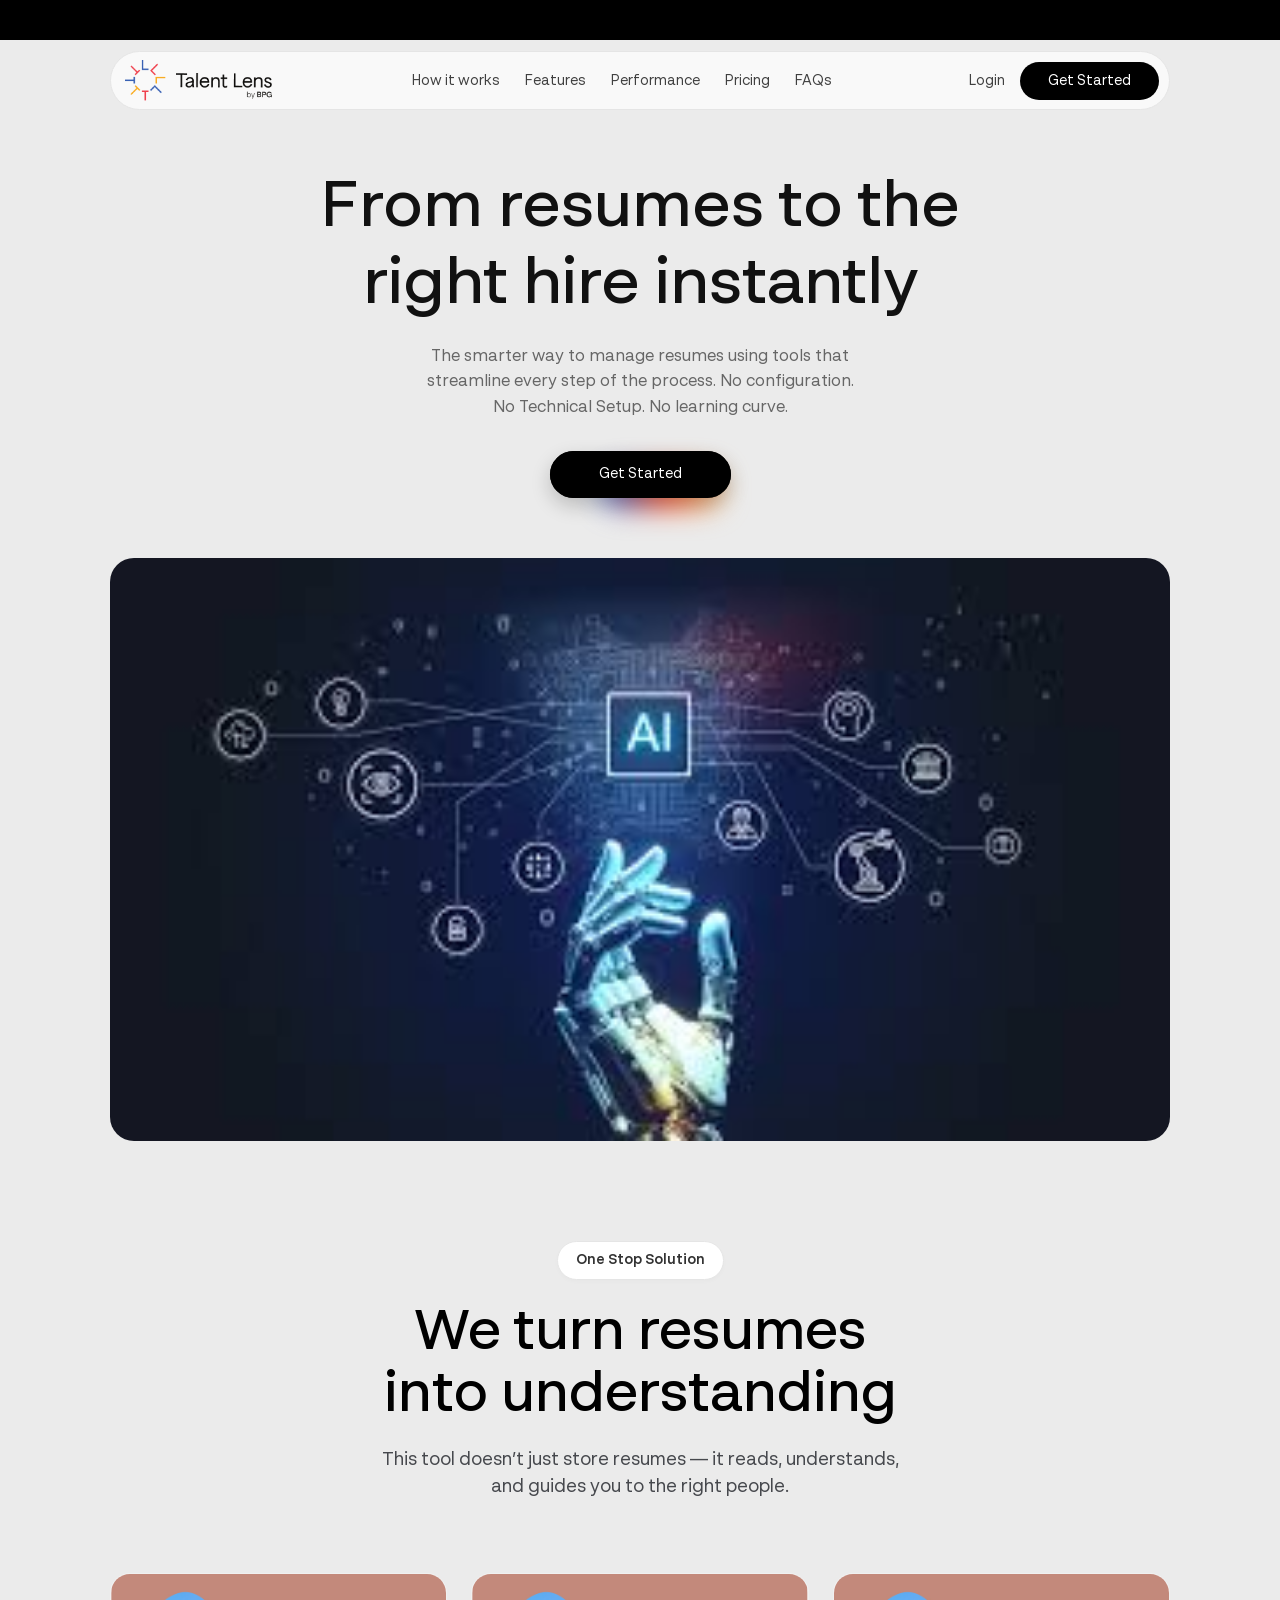
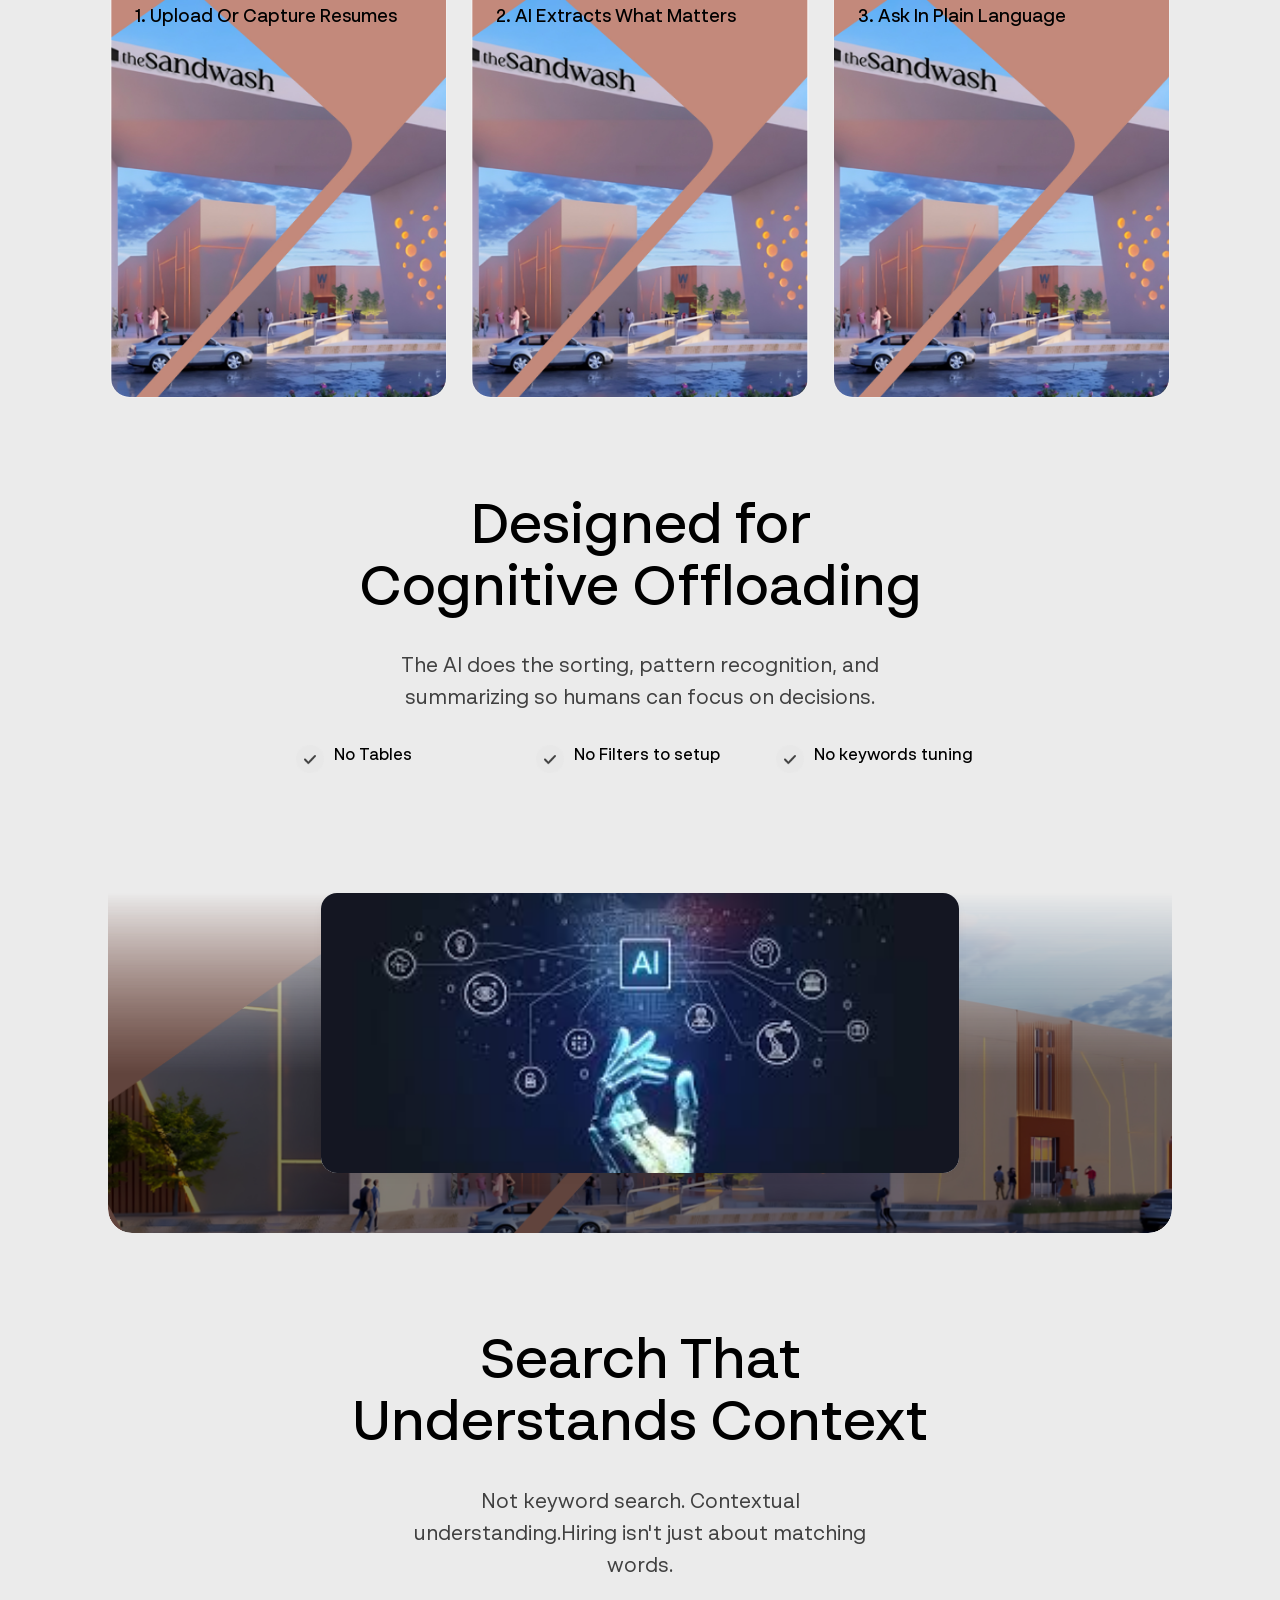
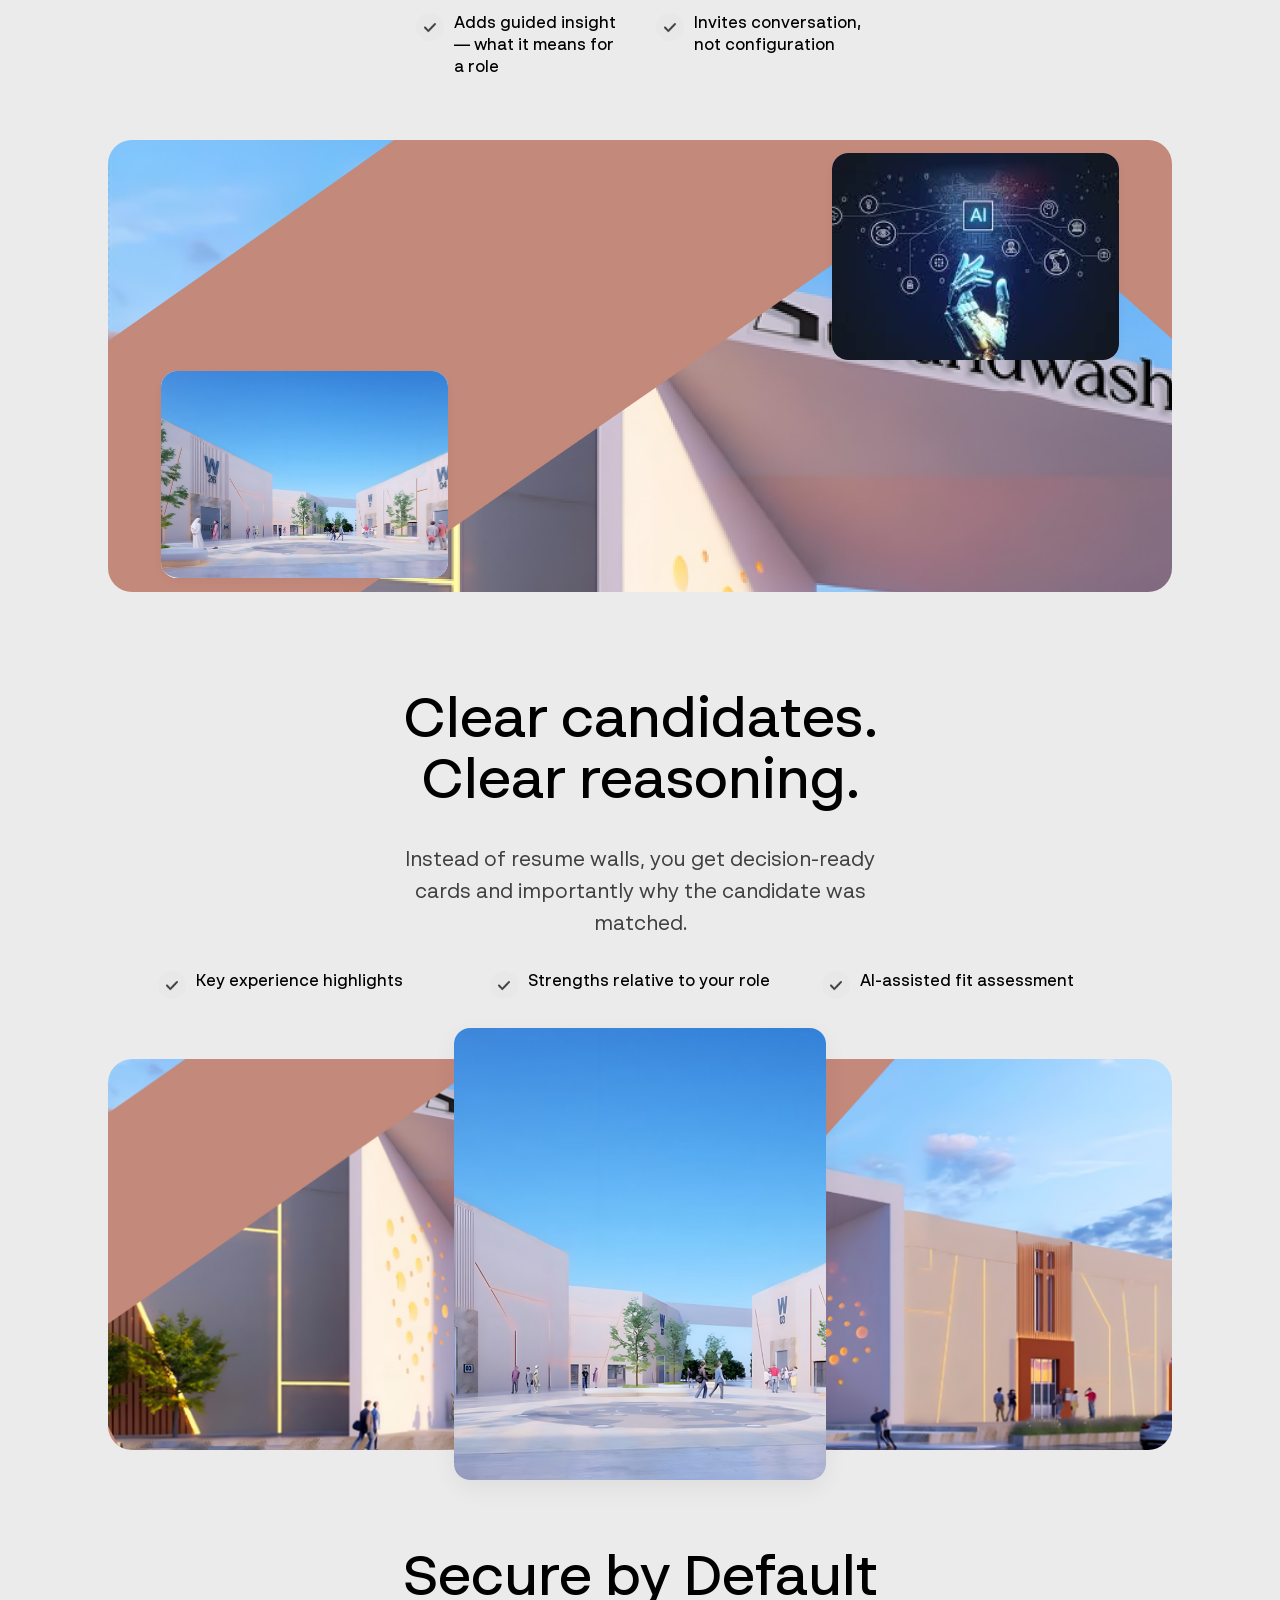
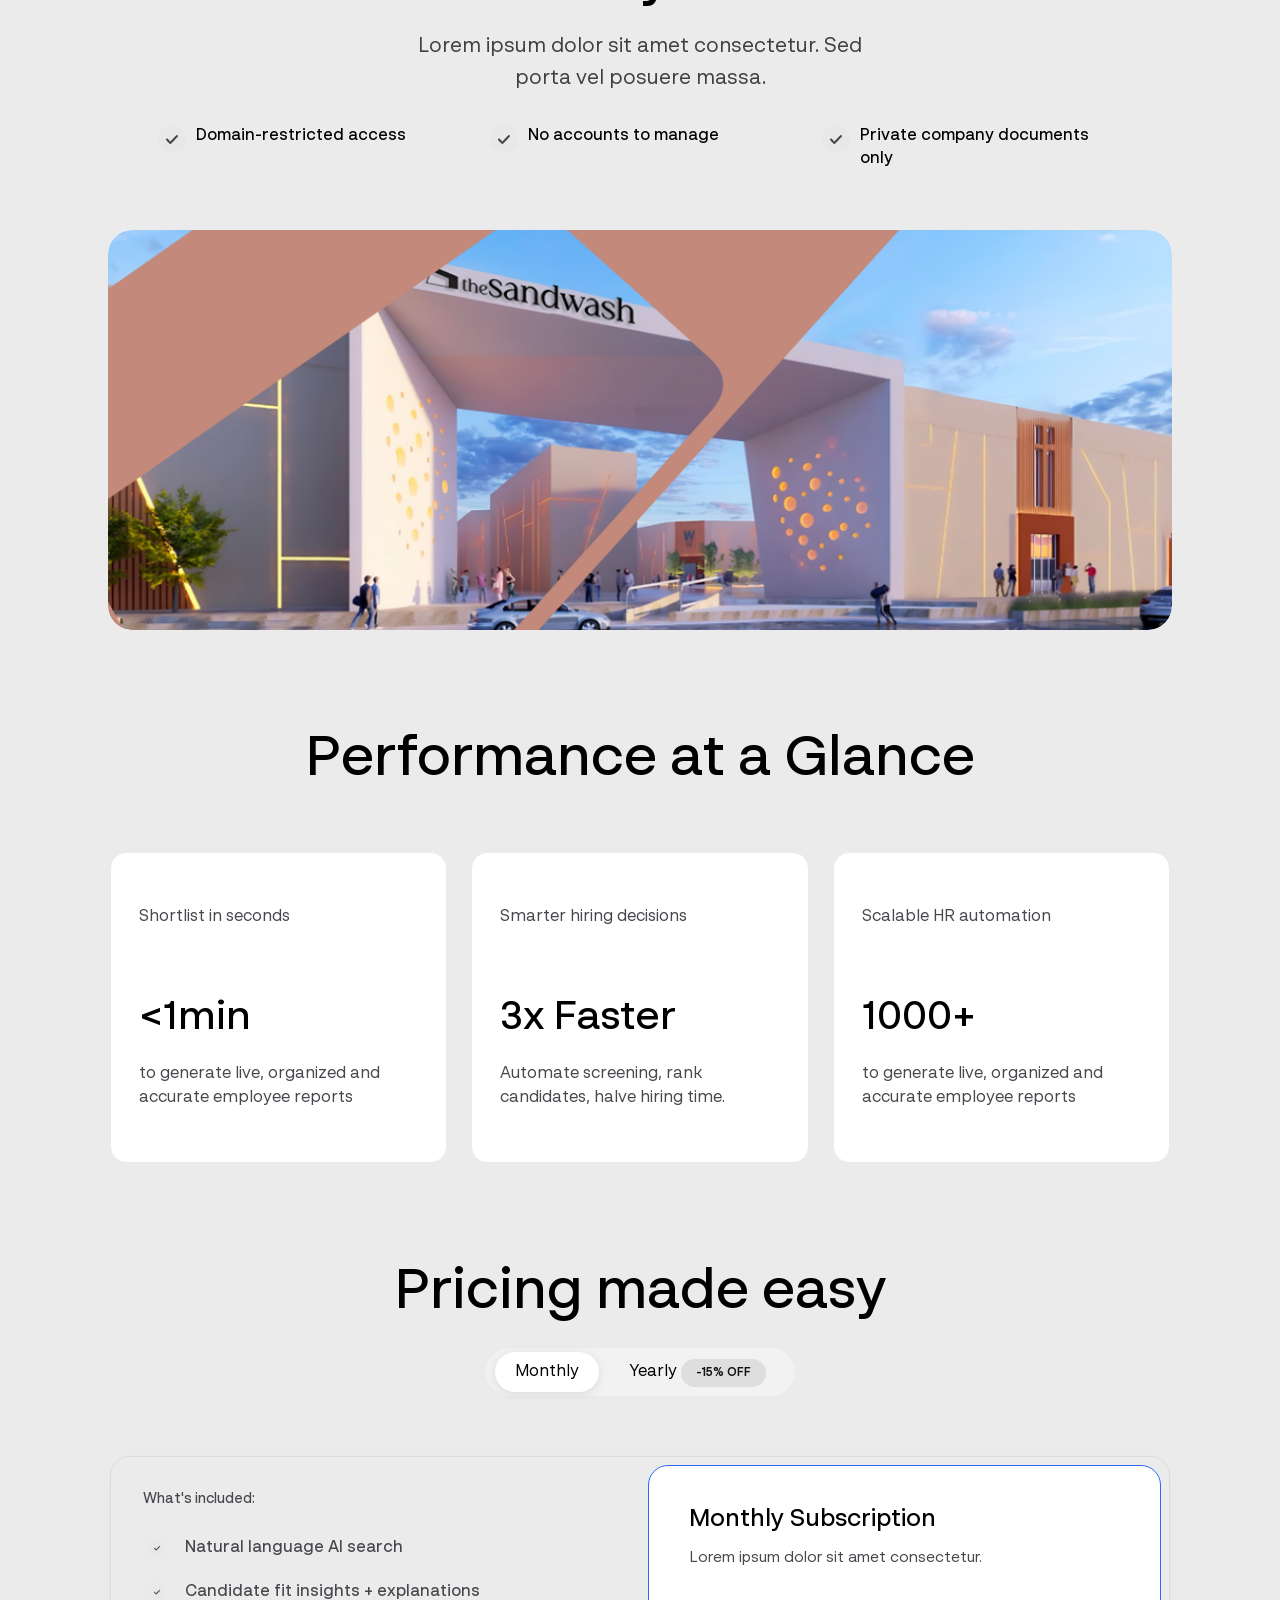
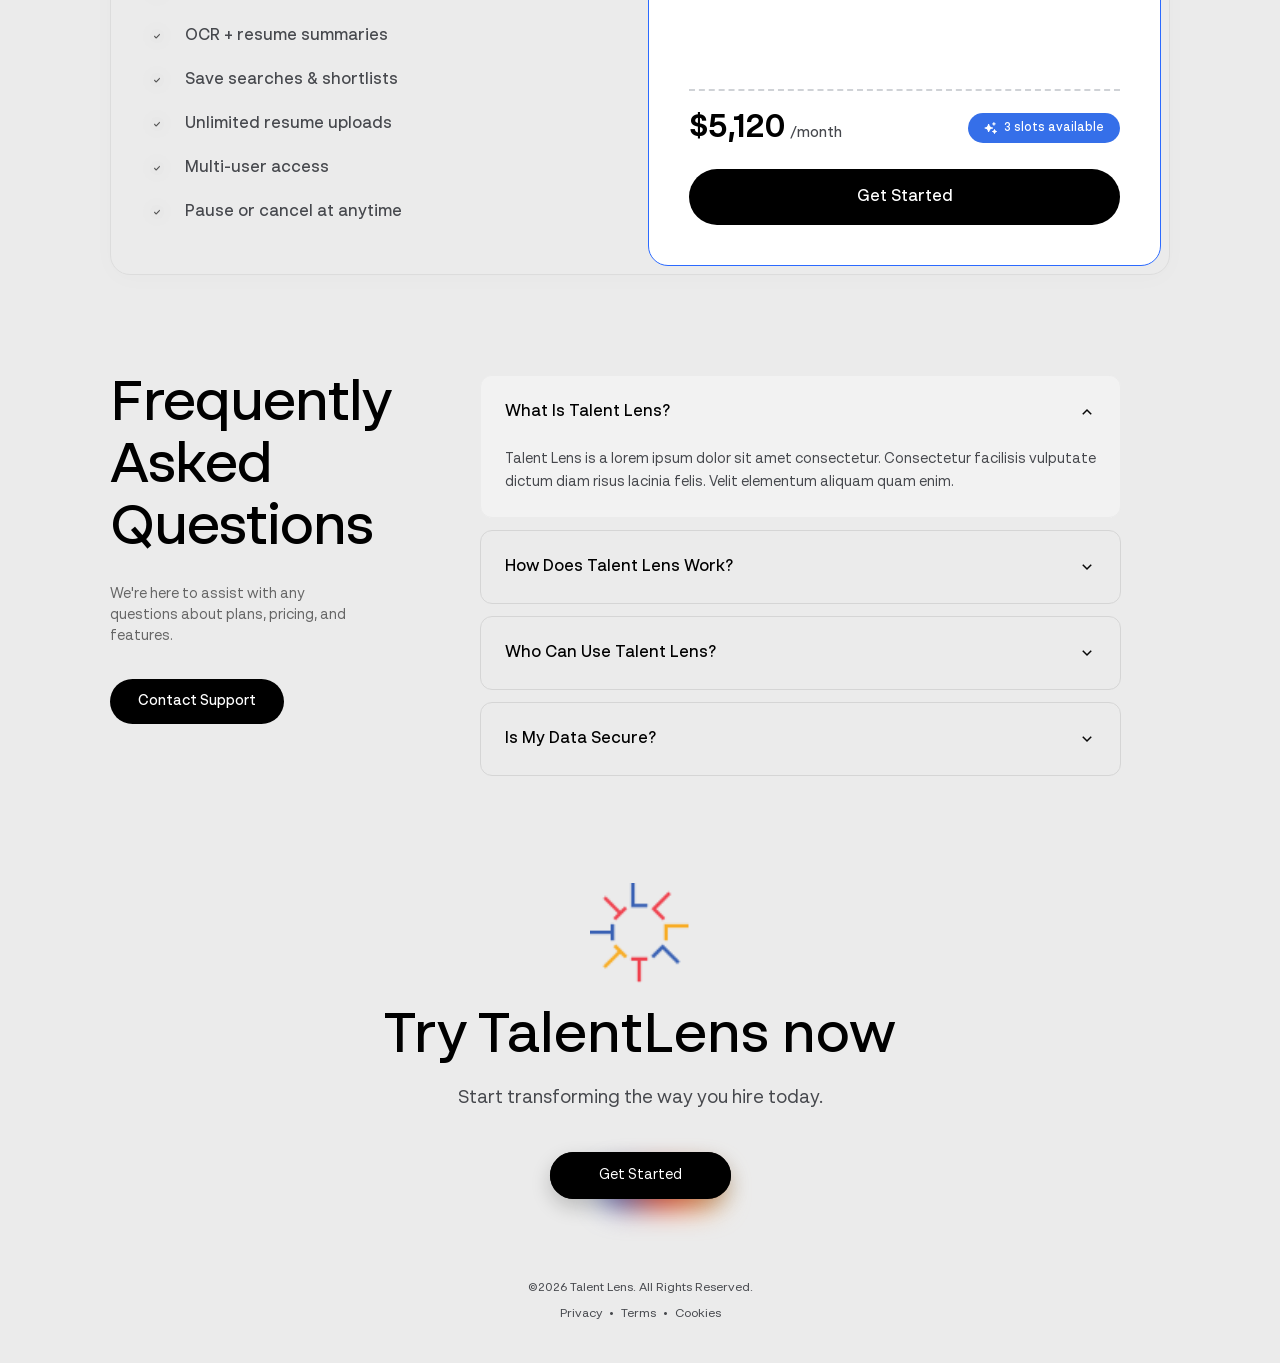
<file: Talentlensmain-main/index.html>
<!DOCTYPE html>
<html lang="en">

<head>
  <meta charset="UTF-8">
  <meta name="viewport" content="width=device-width, initial-scale=1.0">
  <title>TalentLens</title>
  <link href="https://cdn.jsdelivr.net/npm/bootstrap@5.3.8/dist/css/bootstrap.min.css" rel="stylesheet"
    integrity="sha384-sRIl4kxILFvY47J16cr9ZwB07vP4J8+LH7qKQnuqkuIAvNWLzeN8tE5YBujZqJLB" crossorigin="anonymous">
  <link rel="stylesheet" href="./assets/css/style.css">
  <link href="https://unpkg.com/aos@2.3.4/dist/aos.css" rel="stylesheet">
</head>

<body>

  <section class="borderSection"></section>

  <header>

    <div class="containerClass">

      <nav>
        <div class="logoSection">
          <div class="icon">
            <img src="./images/icon.png" alt="">
          </div>
          <div class="talentLogo">
            <img src="./images/talentlens.png" alt="">
          </div>
        </div>
        <div class="navMenu" id="navMenu"  data-aos="fade-down" data-aos-delay="100" data-aos-duration="800">
          <ul>
            <li><a href="#">How it works</a></li>
            <li><a href="#feature">Features</a></li>
            <li><a href="#performance">Performance</a></li>
            <li><a href="#pricing">Pricing</a></li>
            <li><a href="#faq">FAQs</a></li>
          </ul>

          <ul>
            <li><a href="#">Login</a></li>
            <li><a class="primaryButton" href="#">Get Started</a></li>
          </ul>
        </div>

        <button class="mobileMenuBtn" id="mobileMenuBtn">
          <svg viewBox="0 0 24 24" width="24" height="24" stroke="currentColor" stroke-width="2" fill="none"
            stroke-linecap="round" stroke-linejoin="round">
            <line x1="3" y1="12" x2="21" y2="12"></line>
            <line x1="3" y1="6" x2="21" y2="6"></line>
            <line x1="3" y1="18" x2="21" y2="18"></line>
          </svg>
        </button>
      </nav>
    </div>


  </header>


  <section class="heroSection">
    <div class="containerClass">

      <div class="heroContent">
        <h1 data-aos="fade-up" data-aos-delay="100" data-aos-duration="800">From resumes to the right hire instantly
        </h1>

        <p data-aos="fade-up" data-aos-delay="300" data-aos-duration="800">
          The smarter way to manage resumes using tools that
          streamline every step of the process. No configuration.
          No Technical Setup. No learning curve.
        </p>

        <a href="#" class="primaryButton animatedButton" data-aos="fade-up" data-aos-delay="500"
          data-aos-duration="800">Get Started <span></span></a>
      </div>

      <div class="heroImageBox" data-aos="fade-up" data-aos-delay="500" data-aos-duration="800">
        <img src="./images/download.jpeg" alt="Preview">
      </div>


    </div>
  </section>

  <section class="processSection">
    <div class="containerClass">


      <div class="topSection">
        <a href="#" data-aos="fade-up" data-aos-delay="100" data-aos-duration="800">One Stop Solution</a>
        <h2 class="primaryHeading" data-aos="fade-up" data-aos-delay="100" data-aos-duration="800">We turn resumes into understanding</h2>
        <p data-aos="fade-up" data-aos-delay="100" data-aos-duration="800">
          This tool doesn’t just store resumes — it reads, understands,
          and guides you to the right people.
        </p>
      </div>

      <div class="cards">
        <div class="card"  data-aos="fade-up" data-aos-delay="100" data-aos-duration="800">
          <p>1. Upload Or Capture Resumes</p>
          <img src="./images/banner2.jpg.jpeg" alt="">
        </div>
        <div class="card"  data-aos="fade-up" data-aos-delay="200" data-aos-duration="800">
          <p>2. AI Extracts What Matters</p>
          <img src="./images/banner2.jpg.jpeg" alt="">
        </div>
        <div class="card"  data-aos="fade-up" data-aos-delay="300" data-aos-duration="800">
          <p>3. Ask In Plain Language</p>
          <img src="./images/banner2.jpg.jpeg" alt="">
        </div>
      </div>

    </div>
  </section>


  <section class="featureSection" id="feature">
    <div class="containerClass subContainerClass">
      <div class="featureTextCenter">
        <h2 class="primaryHeading  featureHead" data-aos="fade-up" data-aos-delay="100" data-aos-duration="800">Designed for Cognitive Offloading</h2>
        <p data-aos="fade-up" data-aos-delay="100" data-aos-duration="800">The AI does the sorting, pattern recognition, and summarizing so humans can focus on decisions.</p>
        <div class="checkMarks" data-aos="fade-up" data-aos-delay="100" data-aos-duration="800">
          <span>
            <img src="./assets/images/tick.png" alt="tick" class="checkIcon">
            No Tables
          </span>
          <span>
            <img src="./assets/images/tick.png" alt="tick" class="checkIcon">
            No Filters to setup
          </span>
          <span>
            <img src="./assets/images/tick.png" alt="tick" class="checkIcon">
            No keywords tuning
          </span>
        </div>
      </div>
      <div class="featureGraphic graphicOne" data-aos="fade-up" data-aos-delay="100" data-aos-duration="800">
        <img src="./images/banner2.jpg.jpeg" alt="Banner Background" class="bannerImg">
        <div class="bannerOverlay"></div>
        <div class=" boxOne">
          <img src="./images/download.jpeg" alt="Graphic One" class="featureImg">
        </div>
      </div>
    </div>
  </section>


  <section class="featureSection">
    <div class="containerClass subContainerClass">
      <div class="featureTextCenter">
        <h2 class="primaryHeading featureHead" data-aos="fade-up" data-aos-delay="100" data-aos-duration="800">Search That Understands Context</h2>
        <p data-aos="fade-up" data-aos-delay="100" data-aos-duration="800">Not keyword search. Contextual understanding.Hiring isn't just about matching words.</p>
        <div class="checkMarks" data-aos="fade-up" data-aos-delay="100" data-aos-duration="800">
          <span>
            <img src="./assets/images/tick.png" alt="tick" class="checkIcon">
            Adds guided insight— what it means for a role
          </span>
          <span>
            <img src="./assets/images/tick.png" alt="tick" class="checkIcon">
            Invites conversation, not configuration
          </span>
        </div>
      </div>
      <div class="featureGraphic graphicTwo" class="bannerImg" data-aos="fade-up" data-aos-delay="100" data-aos-duration="800">
        <img src="./images/banner2.jpg.jpeg" alt="Banner Background" >
        <div class="boxLeft" data-aos="fade-up" data-aos-delay="200" data-aos-duration="800">
          <img src="./images/Image (4).jpg" alt="Graphic Two Left" class="featureImg">
        </div>
        <div class="boxRight" data-aos="fade-up" data-aos-delay="300" data-aos-duration="800">
          <img src="./images/download.jpeg" alt="Graphic Two Right" class="featureImg">
        </div>
      </div>
    </div>
  </section>

  <section class="featureSection">
    <div class="containerClass subContainerClass">
      <div class="featureTextCenter">
        <h2 class="primaryHeading featureHead" data-aos="fade-up" data-aos-delay="100" data-aos-duration="800">Clear candidates. Clear reasoning.</h2>
        <p data-aos="fade-up" data-aos-delay="100" data-aos-duration="800">Instead of resume walls, you get decision-ready cards and importantly why the candidate was matched.</p>
        <div class="checkMarks  oneLine" data-aos="fade-up" data-aos-delay="100" data-aos-duration="800">
          <span>
            <img src="./assets/images/tick.png" alt="tick" class="checkIcon">
            Key experience highlights
          </span>
          <span>
            <img src="./assets/images/tick.png" alt="tick" class="checkIcon">
            Strengths relative to your role
          </span>
          <span>
            <img src="./assets/images/tick.png" alt="tick" class="checkIcon">
            AI-assisted fit assessment
          </span>
        </div>
      </div>
      <div class="featureGraphic graphicThree"  data-aos="fade-up" data-aos-delay="100" data-aos-duration="800">
        <img src="./images/banner2.jpg.jpeg" alt="Banner Background" class="bannerImg">
        <div class="boxThree">
          <img src="./images/Image (4).jpg" alt="Graphic Three" class="featureImg">
        </div>
      </div>
    </div>
  </section>


  <section class="featureSection">
    <div class="containerClass subContainerClass">
      <div class="featureTextCenter">
        <h2 class="primaryHeading" data-aos="fade-up" data-aos-delay="100" data-aos-duration="800">Secure by Default</h2>
        <p data-aos="fade-up" data-aos-delay="100" data-aos-duration="800">Lorem ipsum dolor sit amet consectetur. Sed porta vel posuere massa.</p>
        <div class="checkMarks oneLine" data-aos="fade-up" data-aos-delay="100" data-aos-duration="800">
          <span>
            <img src="./assets/images/tick.png" alt="tick" class="checkIcon">
            Domain-restricted access
          </span>
          <span>
            <img src="./assets/images/tick.png" alt="tick" class="checkIcon">
            No accounts to manage
          </span>
          <span>
            <img src="./assets/images/tick.png" alt="tick" class="checkIcon">
            Private company documents only
          </span>
        </div>
      </div>
      <div class="featureGraphic graphicFour" data-aos="fade-up" data-aos-delay="100" data-aos-duration="800">
        <img src="./images/banner2.jpg.jpeg" alt="Banner Background" class="bannerImg">
        <!-- <div class="boxFour">
          <img src="./images/download.jpeg" alt="Graphic Four" class="featureImg">
        </div> -->
      </div>
    </div>
  </section>

  <section class="performanceSection" id="performance">
    <div class="containerClass">
      <div class="performancetext">
        <h2 class="primaryHeading" data-aos="fade-up" data-aos-delay="100" data-aos-duration="800">Performance at a Glance</h2>
      </div>
      <div class="cardSection">
        <div class="performanceCard"  data-aos="fade-up" data-aos-delay="100" data-aos-duration="800">
          <div>
            <p>Shortlist in seconds</p>
          </div>
          <div>
            <h3>&lt;1min</h3>
            <p class="bottomtext">to generate live, organized and accurate employee reports</p>
          </div>
        </div>
        <div class="performanceCard"  data-aos="fade-up" data-aos-delay="200" data-aos-duration="800">
          <div>
            <p>Smarter hiring decisions </p>
          </div>
          <div>
            <h3>3x Faster</h3 >
            <p class="bottomtext">Automate screening, rank candidates, halve hiring time.</p>
          </div>
        </div>
        <div class="performanceCard"  data-aos="fade-up" data-aos-delay="300" data-aos-duration="800">
          <div>
            <p>Scalable HR automation</p>
          </div>
          <div>
            <h3>1000+</h3>
            <p class="bottomtext">to generate live, organized and accurate employee reports</p>
          </div>
        </div>
      </div>
    </div>
  </section>

  <section class="pricingSection">
    <div class="containerClass">

      <div class="pricingContainer">


        <div class="pricingTop">
          <h2 class="primaryHeading" data-aos="fade-up" data-aos-delay="100" data-aos-duration="800">Pricing made easy</h2>


          <div class="toggleContainer" data-aos="fade-up" data-aos-delay="100" data-aos-duration="800">
            <ul class="nav nav-tabs pricingTabs" role="tablist" aria-colcount="">
              <li class="nav-item">
                <button class="nav-link active" data-bs-toggle="tab" data-bs-target="#monthly">
                  Monthly
                </button>
              </li>
              <li class="nav-item">
                <button class="nav-link" data-bs-toggle="tab" data-bs-target="#yearly">
                  Yearly <span class="discountBadge">-15% OFF</span>
                </button>
              </li>
            </ul>
          </div>
        </div>


        <div class="pricingBottom" data-aos="fade-up" data-aos-delay="100" data-aos-duration="800">


          <div class="pricingLeft">
            <p class="includedTitle">What's included:</p>
            <ul class="featuresList">
              <li><span class="tickCircle"><img src="./assets/images/tick.png"></span> Natural language AI search</li>
              <li><span class="tickCircle"><img src="./assets/images/tick.png"></span> Candidate fit insights +
                explanations</li>
              <li><span class="tickCircle"><img src="./assets/images/tick.png"></span> OCR + resume summaries</li>
              <li><span class="tickCircle"><img src="./assets/images/tick.png"></span> Save searches & shortlists</li>
              <li><span class="tickCircle"><img src="./assets/images/tick.png"></span> Unlimited resume uploads</li>
              <li><span class="tickCircle"><img src="./assets/images/tick.png"></span> Multi-user access</li>
              <li><span class="tickCircle"><img src="./assets/images/tick.png"></span> Pause or cancel at anytime</li>
            </ul>
          </div>


          <div class="pricingRight tab-content">


            <div class="tab-pane fade show active" id="monthly">

              <div class="topContent">
                <h3 class="planTitle">Monthly Subscription</h3>
                <p class="planDesc">Lorem ipsum dolor sit amet consectetur.</p>
              </div>

              <div class="bottomContent">
                <div class="priceRow">
                  <div class="priceBox">
                    <span class="priceAmount">$5,120</span>
                    <span class="priceInterval">/month</span>
                  </div>
                  <div class="slotsBadge">
                    <span><img src="./images/star.png"> 3 slots available</span>
                  </div>
                </div>

                <a href="#" class="primaryButton getStartedBtn">Get Started</a>
              </div>

            </div>

            <div class="tab-pane fade" id="yearly">
              <div class="topContent">
                <h3 class="planTitle">Yearly Subscription</h3>
                <p class="planDesc">Save more with yearly billing.</p>
              </div>

              <div class="bottomContent">

                <div class="priceRow">
                  <div class="priceBox">
                    <span class="priceAmount">$52,000</span>
                    <span class="priceInterval">/year</span>
                  </div>
                  <div class="slotsBadge">
                    <span><img src="./images/star.png"> 5 slots available</span>
                  </div>
                </div>

                <a href="#" class="getStartedBtn">Get Started</a>
              </div>

            </div>
          </div>

        </div>

      </div>
  </section>
  <section class="faqSection" id="faq">
    <div class="containerClass">
      <div class="row faqRow">
        <div class="leftSection faqLeft">
          <h2 class="faqTitle" data-aos="fade-up" data-aos-delay="100" data-aos-duration="800">Frequently Asked Questions</h2>
          <p class="faqSubtitle" data-aos="fade-up" data-aos-delay="100" data-aos-duration="800">We're here to assist with any questions about plans, pricing, and features.</p>
          <a href="#" class="primaryButton contactSupportBtn" data-aos="fade-up" data-aos-delay="100" data-aos-duration="800">Contact Support</a>
        </div>
        <div class="rightSection faqRight" data-aos="fade-up" data-aos-delay="100" data-aos-duration="800">
          <div class="faqItem active">
            <div class="faqHeader">
              What Is Talent Lens?

              <span><img src="./assets/images/arrow-down.png" alt=""></span>
            </div>
            <div class="faqBody">
              Talent Lens is a lorem ipsum dolor sit amet consectetur. Consectetur facilisis vulputate dictum diam risus
              lacinia felis. Velit elementum aliquam quam enim.
            </div>
          </div>
          <div class="faqItem">
            <div class="faqHeader">
              How Does Talent Lens Work?
              <span><img src="./assets/images/arrow-down.png" alt=""></span>
            </div>
            <div class="faqBody">
              Details about how it works go here. Start transforming your hiring process instantly.
            </div>
          </div>
          <div class="faqItem">
            <div class="faqHeader">
              Who Can Use Talent Lens?
              <span><img src="./assets/images/arrow-down.png" alt=""></span>
            </div>
            <div class="faqBody">
              Anyone looking to streamline their hiring process, from small startups to enterprise HR teams.
            </div>
          </div>
          <div class="faqItem">
            <div class="faqHeader">
              Is My Data Secure?
              <span><img src="./assets/images/arrow-down.png" alt=""></span>
            </div>
            <div class="faqBody">
              Yes, your data is highly secure. We use enterprise-level encryption to protect your candidate data.
            </div>
          </div>
        </div>
      </div>
    </div>
  </section>
  <footer>
    <div class="containerClass footerContainer">
      <div class="ctaSection">
        <img src="./images/icon.png" alt="TalentLens Sparkle">
        <h2>Try TalentLens now</h2>
        <p>Start transforming the way you hire today.</p>

        <a href="#" class="primaryButton animatedButton">Get Started <span></span></a>

      </div>

      <div class="footerBottom">
        <div class="copyrightRow">©2026 Talent Lens. All Rights Reserved.</div>
        <div class="footerLinks">
          <a href="#">Privacy</a> &bull; <a href="#">Terms</a> &bull; <a href="#">Cookies</a>
        </div>
      </div>
    </div>
  </footer>

  <script src="./assets/js/toggle.js"></script>
  <script src="https://unpkg.com/aos@2.3.4/dist/aos.js"></script>
  <script src="./assets/js/animation.js"></script>
  <script src="https://cdn.jsdelivr.net/npm/bootstrap@5.3.8/dist/js/bootstrap.bundle.min.js"
    integrity="sha384-FKyoEForCGlyvwx9Hj09JcYn3nv7wiPVlz7YYwJrWVcXK/BmnVDxM+D2scQbITxI"
    crossorigin="anonymous"></script>
</body>

</html>
</file>
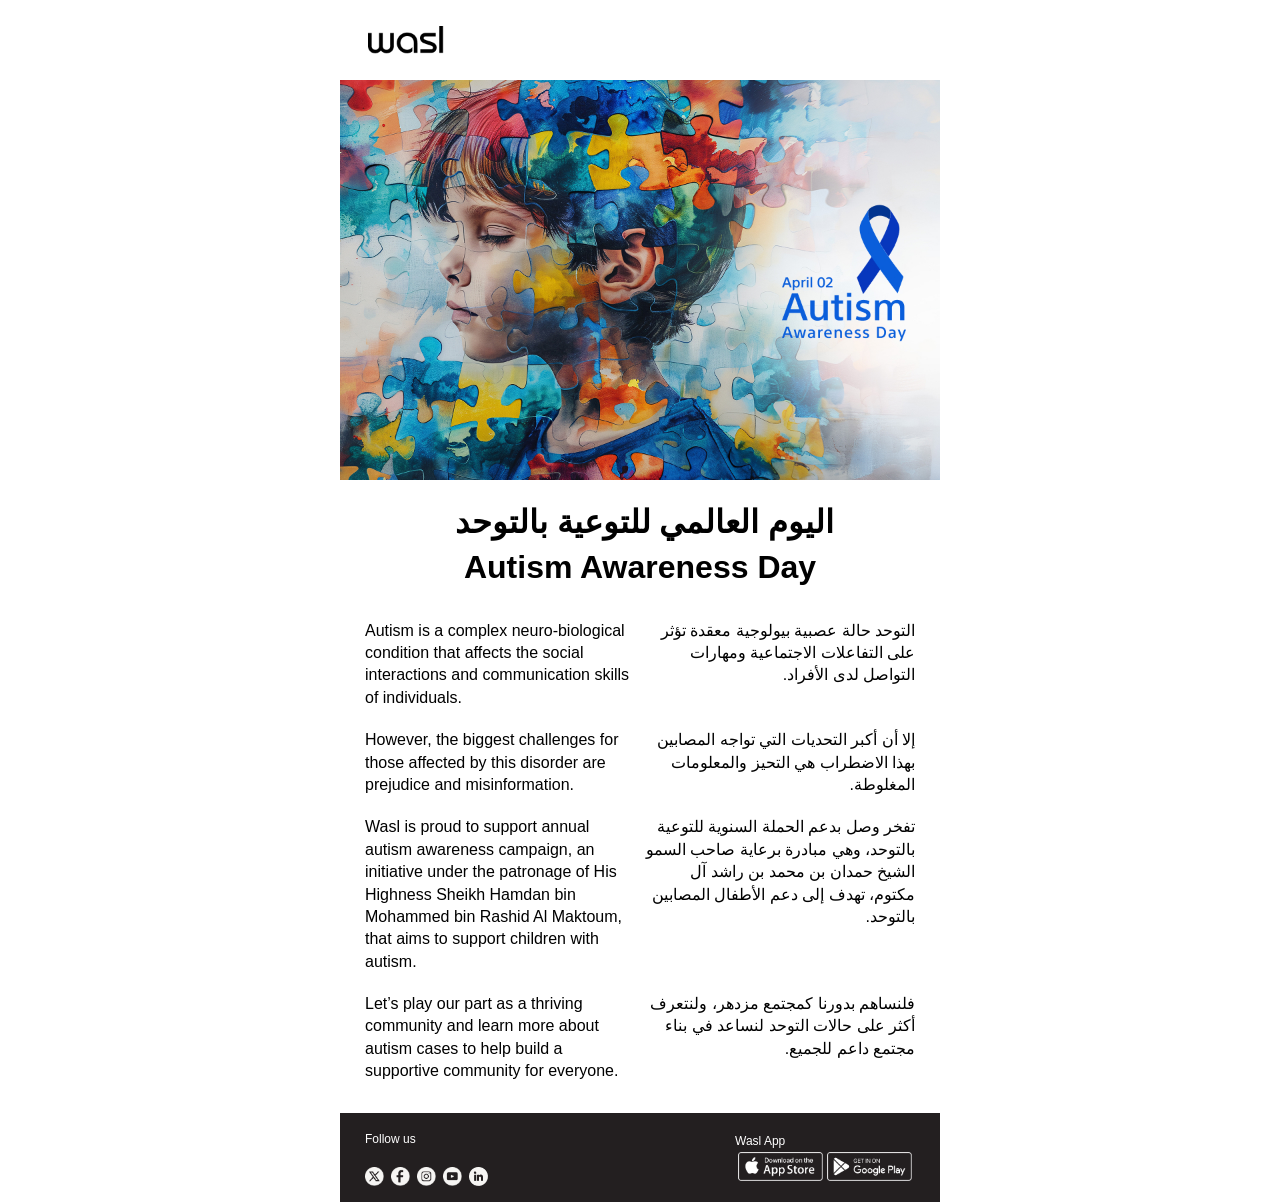
<file: edm's/autism/index.html>
<!DOCTYPE html>
<html lang="en">

<head>
    <meta charset="UTF-8">
    <meta name="viewport" content="width=device-width, initial-scale=1.0">
    <title>Document</title>
</head>

<body text="#000" style="
      color: #000;
      margin: 0px;
      padding: 0px;
      -webkit-text-size-adjust: none;
      line-height: normal;
      font-size: 16px;
      font-family: Arial, Helvetica, sans-serif;">


    <table width="600" bgcolor="#fff" border="0" cellpadding="0" cellspacing="0" align="center">

        <tr>
            <td>
                <a href="">
                    <img src="./images/header.png" alt="" width="600" height="80" style="display: block;">
                </a>
            </td>
        </tr>

        <tr>
            <td>
                <a href="">
                    <img src="./images/banner.jpg" alt="wasl" width="600" height="400" style="display: block;">
                </a>
            </td>
        </tr>



        <tr>

            <td align="center" style="padding-top: 20px;">
                <table width="100%" bgcolor="#fff" border="0" cellpadding="0" cellspacing="0" align="center">
                    <tr>
                        <td align="center">
                            <font style="
                    font-size: 32px;
                    font-weight: bold;
                    font-family:Tahoma, Arial, Helvetica, sans-serif;
                    color: #000;
                    line-height: 1.4;
                    display: block;
                    direction: rtl;
                  ">&#x627;&#x644;&#x64A;&#x648;&#x645; &#x627;&#x644;&#x639;&#x627;&#x644;&#x645;&#x64A;
                                &#x644;&#x644;&#x62A;&#x648;&#x639;&#x64A;&#x629;
                                &#x628;&#x627;&#x644;&#x62A;&#x648;&#x62D;&#x62F;&#xA0;</font>
                        </td>
                    </tr>

                    <tr>
                        <td align="center">
                            <font style="
                    font-size: 32px;
                    font-weight: bold;
                    font-family:Arial, Helvetica, sans-serif;
                    color: #000;
                    line-height: 1.4;
                  ">
                                Autism Awareness Day
                            </font>
                        </td>
                    </tr>
                </table>
            </td>

        </tr>


        <tr>
            <td align="center"
                style="padding-left: 25px; padding-right: 25px; padding-top: 30px; padding-bottom: 30px;">
                <table width="100%" bgcolor="#fff" border="0" cellpadding="0" cellspacing="0" align="center">
                    <tr>
                        <td width="50%">
                            <font style="
                    font-size: 16px;
                    font-weight: normal;
                    font-family:Arial, Helvetica, sans-serif;
                    color: #000;
                    line-height: 1.4;
                  ">Autism is a complex neuro-biological condition that affects the social interactions
                                and communication skills of individuals. </font>
                        </td>
                        <td width="50%" valign="top">
                            <font style="
                    font-size: 16px;
                    font-weight: normal;
                    font-family:Tahoma, Arial, Helvetica, sans-serif;
                    color: #000;
                    line-height: 1.4;
                    display: block;
                    direction: rtl;
                  ">
                                &#x627;&#x644;&#x62A;&#x648;&#x62D;&#x62F; &#x62D;&#x627;&#x644;&#x629;
                                &#x639;&#x635;&#x628;&#x64A;&#x629;
                                &#x628;&#x64A;&#x648;&#x644;&#x648;&#x62C;&#x64A;&#x629;
                                &#x645;&#x639;&#x642;&#x62F;&#x629; &#x62A;&#x624;&#x62B;&#x631; &#x639;&#x644;&#x649;
                                &#x627;&#x644;&#x62A;&#x641;&#x627;&#x639;&#x644;&#x627;&#x62A;
                                &#x627;&#x644;&#x627;&#x62C;&#x62A;&#x645;&#x627;&#x639;&#x64A;&#x629;
                                &#x648;&#x645;&#x647;&#x627;&#x631;&#x627;&#x62A;
                                &#x627;&#x644;&#x62A;&#x648;&#x627;&#x635;&#x644; &#x644;&#x62F;&#x649;
                                &#x627;&#x644;&#x623;&#x641;&#x631;&#x627;&#x62F;.&#x2028;&#xA0;
                            </font>
                        </td>
                    </tr>

                    <tr>
                        <td width="50%" style="padding-top: 20px;">
                            <font style="
                    font-size: 16px;
                    font-weight: normal;
                    font-family:Arial, Helvetica, sans-serif;
                    color: #000;
                    line-height: 1.4;
                  ">However, the biggest challenges for those affected by this disorder are prejudice and
                                misinformation. </font>
                        </td>
                        <td width="50%" valign="top" style="padding-top: 20px;">
                            <font style="
                    font-size: 16px;
                    font-weight: normal;
                    font-family:Tahoma, Arial, Helvetica, sans-serif;
                    color: #000;
                    line-height: 1.4;
                    display: block;
                    direction: rtl;
                  ">&#x625;&#x644;&#x627; &#x623;&#x646; &#x623;&#x643;&#x628;&#x631;
                                &#x627;&#x644;&#x62A;&#x62D;&#x62F;&#x64A;&#x627;&#x62A; &#x627;&#x644;&#x62A;&#x64A;
                                &#x62A;&#x648;&#x627;&#x62C;&#x647;
                                &#x627;&#x644;&#x645;&#x635;&#x627;&#x628;&#x64A;&#x646; &#x628;&#x647;&#x630;&#x627;
                                &#x627;&#x644;&#x627;&#x636;&#x637;&#x631;&#x627;&#x628; &#x647;&#x64A;
                                &#x627;&#x644;&#x62A;&#x62D;&#x64A;&#x632;
                                &#x648;&#x627;&#x644;&#x645;&#x639;&#x644;&#x648;&#x645;&#x627;&#x62A;
                                &#x627;&#x644;&#x645;&#x63A;&#x644;&#x648;&#x637;&#x629;.
                            </font>
                        </td>
                    </tr>

                    <tr>
                        <td width="50%" style="padding-top: 20px;">
                            <font style="
                    font-size: 16px;
                    font-weight: normal;
                    font-family:Arial, Helvetica, sans-serif;
                    color: #000;
                    line-height: 1.4;
                  ">Wasl is proud to support annual autism awareness campaign, an initiative under the patronage of His
                                Highness Sheikh Hamdan bin Mohammed bin Rashid Al Maktoum, that aims to support children
                                with autism.  </font>
                        </td>
                        <td width="50%" valign="top" style="padding-top: 20px;">
                            <font style="
                    font-size: 16px;
                    font-weight: normal;
                    font-family:Tahoma, Arial, Helvetica, sans-serif;
                    color: #000;
                    line-height: 1.4;
                    display: block;
                    direction: rtl;
                  ">&#x62A;&#x641;&#x62E;&#x631; &#x648;&#x635;&#x644; &#x628;&#x62F;&#x639;&#x645;
                                &#x627;&#x644;&#x62D;&#x645;&#x644;&#x629;
                                &#x627;&#x644;&#x633;&#x646;&#x648;&#x64A;&#x629;
                                &#x644;&#x644;&#x62A;&#x648;&#x639;&#x64A;&#x629;
                                &#x628;&#x627;&#x644;&#x62A;&#x648;&#x62D;&#x62F;&#x60C; &#x648;&#x647;&#x64A;
                                &#x645;&#x628;&#x627;&#x62F;&#x631;&#x629; &#x628;&#x631;&#x639;&#x627;&#x64A;&#x629;
                                &#x635;&#x627;&#x62D;&#x628; &#x627;&#x644;&#x633;&#x645;&#x648;
                                &#x627;&#x644;&#x634;&#x64A;&#x62E; &#x62D;&#x645;&#x62F;&#x627;&#x646; &#x628;&#x646;
                                &#x645;&#x62D;&#x645;&#x62F; &#x628;&#x646; &#x631;&#x627;&#x634;&#x62F; &#x622;&#x644;
                                &#x645;&#x643;&#x62A;&#x648;&#x645;&#x60C; &#x62A;&#x647;&#x62F;&#x641;
                                &#x625;&#x644;&#x649; &#x62F;&#x639;&#x645;
                                &#x627;&#x644;&#x623;&#x637;&#x641;&#x627;&#x644;
                                &#x627;&#x644;&#x645;&#x635;&#x627;&#x628;&#x64A;&#x646;
                                &#x628;&#x627;&#x644;&#x62A;&#x648;&#x62D;&#x62F;.
                            </font>
                        </td>
                    </tr>


                    <tr>
                        <td width="50%" style="padding-top: 20px;">
                            <font style="
                    font-size: 16px;
                    font-weight: normal;
                    font-family:Arial, Helvetica, sans-serif;
                    color: #000;
                    line-height: 1.4;
                  ">Let’s play our part as a thriving community and learn more about autism cases to help build a
                                supportive community for everyone.  </font>
                        </td>
                        <td width="50%" valign="top" style="padding-top: 20px;">
                            <font style="
                    font-size: 16px;
                    font-weight: normal;
                    font-family:Tahoma, Arial, Helvetica, sans-serif;
                    color: #000;
                    line-height: 1.4;
                    display: block;
                    direction: rtl;
                  ">&#x641;&#x644;&#x646;&#x633;&#x627;&#x647;&#x645; &#x628;&#x62F;&#x648;&#x631;&#x646;&#x627;
                                &#x643;&#x645;&#x62C;&#x62A;&#x645;&#x639; &#x645;&#x632;&#x62F;&#x647;&#x631;&#x60C;
                                &#x648;&#x644;&#x646;&#x62A;&#x639;&#x631;&#x641; &#x623;&#x643;&#x62B;&#x631;
                                &#x639;&#x644;&#x649; &#x62D;&#x627;&#x644;&#x627;&#x62A;
                                &#x627;&#x644;&#x62A;&#x648;&#x62D;&#x62F; &#x644;&#x646;&#x633;&#x627;&#x639;&#x62F;
                                &#x641;&#x64A; &#x628;&#x646;&#x627;&#x621; &#x645;&#x62C;&#x62A;&#x645;&#x639;
                                &#x62F;&#x627;&#x639;&#x645; &#x644;&#x644;&#x62C;&#x645;&#x64A;&#x639;.
                            </font>
                        </td>
                    </tr>
                </table>
            </td>
        </tr>

           <tr>
            <td
                style="padding-top: 16px;padding-bottom: 16px;padding-left: 25px;padding-right: 25px;background-color: #231f20; ">
                <table width="100%" bgcolor="#231F20" border="0" cellpadding="0" cellspacing="0" align="center">
                    <tr>
                        <td align="left" valign="top">

                            <table width="50%" bgcolor="#231F20" border="0" cellpadding="0" cellspacing="0"
                                align="left">

                                <tr>
                                    <td>
                                        <font
                                            style="font-size: 12px;font-weight: normal;font-family: Arial, Helvetica, sans-serif;color: #FFFFFF;line-height: 1.4;">
                                            Follow us</font>
                                    </td>
                                </tr>

                                <tr>
                                    <td style="padding-top: 20px;">
                                        <table bgcolor="#231F20" border="0" cellpadding="0" cellspacing="0"
                                            align="left">
                                            <td>
                                                <a href="">
                                                    <img src="./images/x.png" alt="" width="19" height="19"
                                                        style="display: block;">
                                                </a>
                                            </td>
                                            <td style="padding-left: 7px;">
                                                <a href="">
                                                    <img src="./images/facebook_icon.png" alt="" height="19" width="19"
                                                        style="display: block;">
                                                </a>
                                            </td>
                                            <td style="padding-left: 7px;">
                                                <a href="">
                                                    <img src="./images/instagram_icon.png" alt="" height="19" width="19"
                                                        style="display: block;">
                                                </a>
                                            </td>
                                            <td style="padding-left: 7px;">
                                                <a href="">
                                                    <img src="./images/youtube_icon.png" alt="" height="19" width="19"
                                                        style="display: block;">
                                                </a>
                                            </td>
                                            <td style="padding-left: 7px;">
                                                <a href="">
                                                    <img src="./images/linkdin_icon.png" alt="" height="19" width="19"
                                                        style="display: block;">
                                                </a>
                                            </td>
                                        </table>
                                    </td>
                                </tr>

                            </table>
                        </td>



                        <td align="right">

                            <table width="50%" bgcolor="#231F20" border="0" cellpadding="0" cellspacing="0"
                                align="right">
                                <tr>
                                    <td>
                                        <font
                                            style="font-size: 12px;font-weight: normal;font-family: Arial, Helvetica, sans-serif;color: #FFFFFF;line-height: 1.4;">
                                            Wasl App</font>
                                    </td>
                                </tr>


                                <tr>
                                    <td>
                                        <table>
                                            <tr>
                                                <td><a href=""><img src="./images/app_store.png" alt="" width="85" height="29" style="display: block;"></a>
                                                </td>
                                                <td><a href=""><img src="./images/googel_pay.png" alt="" width="85" height="29" style="display: block;"></a>
                                                </td>
                                            </tr>
                                        </table>
                                    </td>
                                </tr>
                            </table>
                        </td>
                    </tr>
                </table>
            </td>
        </tr>

    </table>

</body>

</html>
</file>
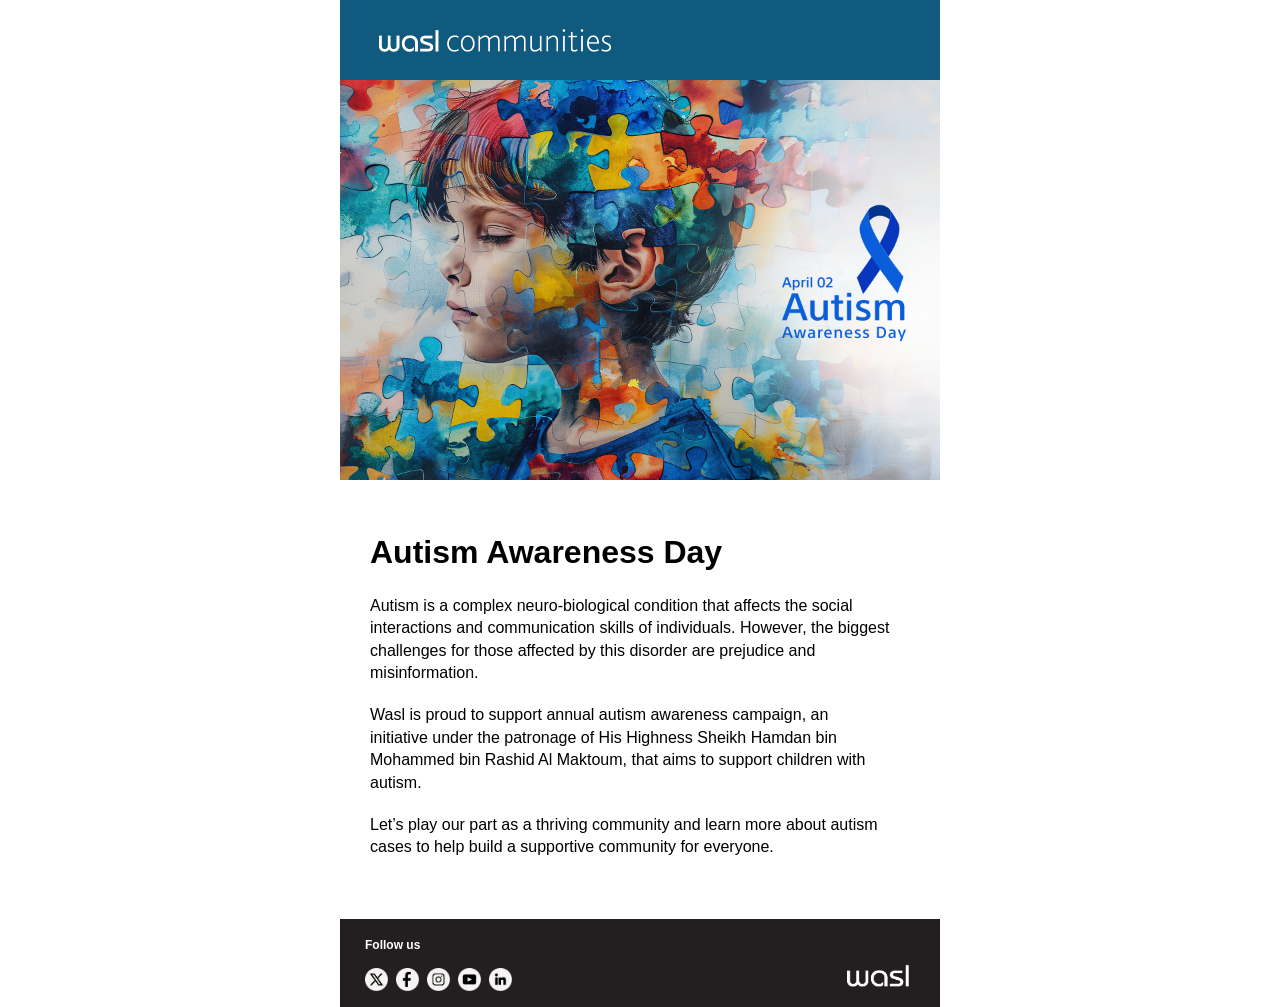
<file: edm's/edm/index.html>
<!DOCTYPE html>
<html lang="en">

<head>
    <meta charset="UTF-8">
    <meta name="viewport" content="width=device-width, initial-scale=1.0">
    <title>Document</title>
</head>

<body text="#000" style="
      color: #000;
      margin: 0px;
      padding: 0px;
      -webkit-text-size-adjust: none;
      line-height: normal;
      font-size: 16px;
      font-family: Arial, Helvetica, sans-serif;
    ">

    <table width="600" bgcolor="#fff" border="0" cellpadding="0" cellspacing="0" align="center">

        <tr>
            <td>
                <a href="">
                    <img src="./images/header.jpg" alt="" width="600" height="80" style="display: block;">
                </a>
            </td>
        </tr>

        <tr>
            <td>
                <a href="">
                    <img src="./images/banner.jpg" alt="" width="600" height="400" style="display: block;">
                </a>
            </td>
        </tr>

        <tr>
            <td style="
            padding-top: 50px;
            padding-right: 30px;
            padding-left: 30px;
            padding-bottom: 60px;
          ">
                <table width="100%" bgcolor="#fff" border="0" cellpadding="0" cellspacing="0" align="center">
                    <tr>
                        <td align="left">
                            <font style="
                    font-size: 32px;
                    font-weight: bold;
                    font-family: Arial, Helvetica, sans-serif;
                    color: #000;
                    line-height: 1.4;
                  ">Autism Awareness Day</font>
                        </td>
                    </tr>

                    <tr>
                        <td style="padding-right: 20px; padding-top: 20px;">
                            <font style=" font-size: 16px;
                    font-weight: normal;
                    font-family: Arial, Helvetica, sans-serif;
                    color: #000;
                    line-height: 1.4;">
                                Autism is a complex neuro-biological condition that affects the social interactions and
                                communication skills of individuals. However, the biggest challenges for those affected
                                by this disorder are prejudice and misinformation.
                            </font>
                        </td>
                    </tr>
                    <tr>
                        <td style="padding-right: 20px; padding-top:20px ;">
                            <font style=" font-size: 16px;
                    font-weight: normal;
                    font-family: Arial, Helvetica, sans-serif;
                    color: #000;
                    line-height: 1.4;">
                                Wasl is proud to support annual autism awareness campaign, an initiative under the
                                patronage of His Highness Sheikh Hamdan bin Mohammed bin Rashid Al Maktoum, that aims to
                                support children with autism.
                            </font>
                        </td>
                    </tr>
                    <tr>
                        <td style="padding-right: 20px; padding-top: 20px;">
                            <font style=" font-size: 16px;
                    font-weight: normal;
                    font-family: Arial, Helvetica, sans-serif;
                    color: #000;
                    line-height: 1.4;">
                                Let’s play our part as a thriving community and learn more about autism cases to help
                                build a supportive community for everyone. 
                            </font>
                        </td>
                    </tr>

                </table>
            </td>
        </tr>




        <tr>
            <td style=" padding-top: 16px;
            padding-bottom: 16px;
            padding-left: 25px;
            padding-right: 25px;
            background-color: #231f20;">
                <table width="100%" bgcolor="#231f20" border="0" cellpadding="0" cellspacing="0" align="center">
                    <tr>
                        <td align="left" valign="top">
                            <table width="50%" bgcolor="#231F20" border="0" cellpadding="0" cellspacing="0"
                                align="left">
                                <tr>
                                    <td style="padding-bottom: 15px">
                                        <font style="
                          font-size: 12px;
                          font-weight: bold;
                          color: #fff;
                          font-family: Arial, Helvetica, sans-serif;
                        ">Follow us</font>
                                    </td>
                                </tr>

                                <tr>
                                    <td>
                                        <table bgcolor="#231F20" border="0" cellpadding="0" cellspacing="0"
                                            align="left">

                                            <tr>
                                                <td>
                                                    <a href="https://twitter.com/waslgroup" target="_blank">
                                                        <img src="./images/x.png" alt="x-logo" width="23" height="23"
                                                            style="display: block;">
                                                    </a>
                                                </td>
                                                  <td style="padding-left: 8px;">
                                                    <a href="https://twitter.com/waslgroup" target="_blank">
                                                        <img src="./images/facebook.png" alt="x-logo" width="23" height="23"
                                                            style="display: block;">
                                                    </a>
                                                </td>
                                                  <td style="padding-left: 8px;">
                                                    <a href="https://twitter.com/waslgroup" target="_blank">
                                                        <img src="./images/instagram.png" alt="x-logo" width="23" height="23"
                                                            style="display: block;">
                                                    </a>
                                                </td>
                                                  <td style="padding-left: 8px;">
                                                    <a href="https://twitter.com/waslgroup" target="_blank">
                                                        <img src="./images/youtube.png" alt="x-logo" width="23" height="23"
                                                            style="display: block;">
                                                    </a>
                                                </td>
                                                  <td style="padding-left: 8px;">
                                                    <a href="https://twitter.com/waslgroup" target="_blank">
                                                        <img src="./images/linkedin.png" alt="x-logo" width="23" height="23"
                                                            style="display: block;">
                                                    </a>
                                                </td>
                                            </tr>

                                        </table>
                                    </td>
                                </tr>
                            </table>
                        </td>
                      <td align="right" valign="bottom">
                        <a href="" target="_blank">
                            <img src="./images/wasl-logo.png" alt="wasl" style="display: block;" width="72" height="31">
                        </a>

                      </td>

                    </tr>
                </table>
            </td>
        </tr>

    </table>

</body>

</html>
</file>
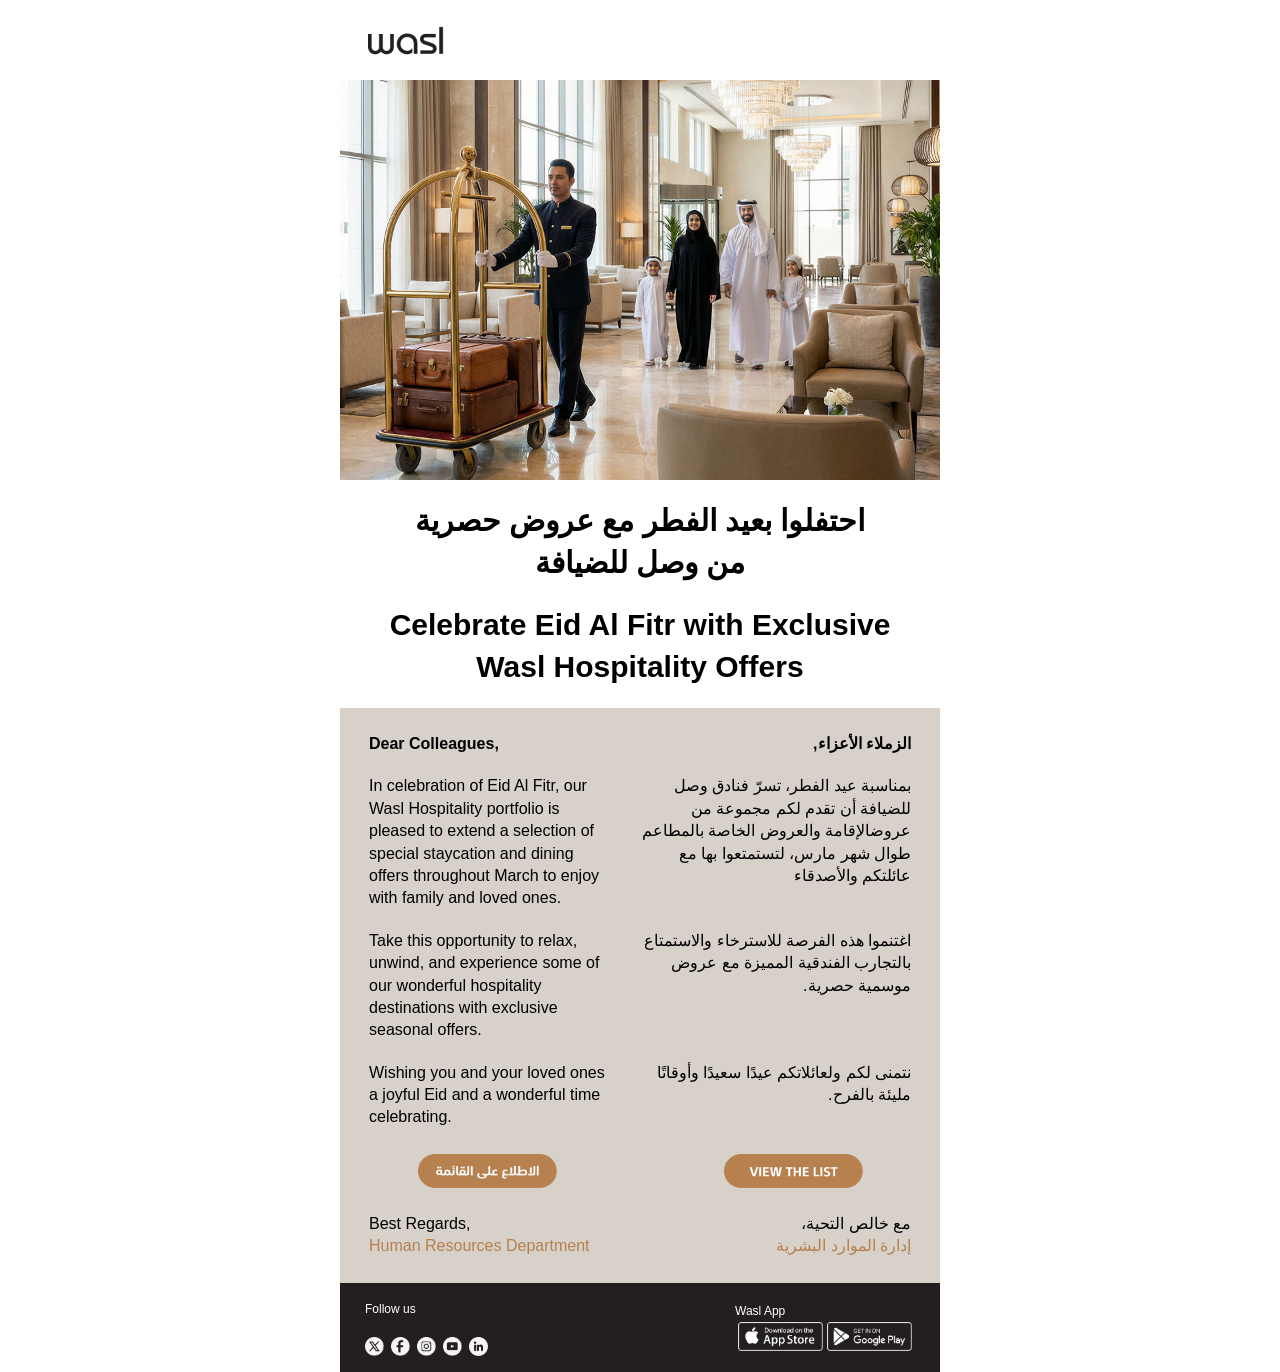
<file: edm's/eid/index.html>
<!DOCTYPE html>
<html lang="en">

<head>
    <meta charset="UTF-8">
    <meta name="viewport" content="width=device-width, initial-scale=1.0">
    <title>Document</title>
</head>

<body text="#000" style="
      color: #000;
      margin: 0px;
      padding: 0px;
      -webkit-text-size-adjust: none;
      line-height: normal;
      font-size: 16px;
      font-family: Arial, Helvetica, sans-serif;
    ">

    <table width="600" bgcolor="#fff" border="0" cellpadding="0" cellspacing="0" align="center">
        <tr>
            <td>
                <a href="" target="_blank">
                    <img src="./images/header.png" alt="wasl" width="600" height="80" style="display: block;">
                </a>
            </td>
        </tr>

        <tr>
            <td>

                <img src="./images/banner.png" alt="wasl" width="600" height="400" style="display: block;">

            </td>
        </tr>


        <tr>
            <td>
                <table width="100%" bgcolor="#fff" border="0" cellpadding="0" cellspacing="0" align="center">
                    <tr>
                        <td align="center" style="padding-top: 20px; padding-bottom: 20px;">
                            <font style="
                    font-size: 30px;
                    font-weight: bold;
                    font-family:Tahoma, Arial, Helvetica, sans-serif;
                    color: #000;
                    line-height: 1.4;
                    display: block;
                    direction: rtl;
                  ">&#x627;&#x62D;&#x62A;&#x641;&#x644;&#x648;&#x627; &#x628;&#x639;&#x64A;&#x62F;
                                &#x627;&#x644;&#x641;&#x637;&#x631; &#x645;&#x639; &#x639;&#x631;&#x648;&#x636;
                                &#x62D;&#x635;&#x631;&#x64A;&#x629; <br>&#x645;&#x646; &#x648;&#x635;&#x644;
                                &#x644;&#x644;&#x636;&#x64A;&#x627;&#x641;&#x629;
                            </font>
                        </td>
                    </tr>
                    <tr>
                        <td align="center" style="padding-bottom: 20px;">
                            <font style=" font-size: 30px;
                    font-weight: bold;
                    font-family:Arial, Helvetica, sans-serif;
                    color: #000;
                    line-height: 1.4;">Celebrate Eid Al Fitr with Exclusive <br> Wasl Hospitality Offers</font>
                        </td>
                    </tr>
                </table>
            </td>
        </tr>
        <tr>
            <td bgcolor="#D7D1CA"
                style="padding-left: 29px; padding-top: 25px; padding-right: 29px; padding-bottom: 25px;">
                <table width="100%" bgcolor="#D7D1CA" border="0" cellpadding="0" cellspacing="0" align="center">
                    <tr>
                        <td>
                            <font style=" font-size: 16px;
                    font-weight: bold;
                    font-family:Arial, Helvetica, sans-serif;
                    color: #000;
                    line-height: 1.4;">Dear Colleagues,</font>
                        </td>



                        <td>
                            <font style="
                    font-size: 16px;
                    font-weight: bold;
                    font-family:Tahoma, Arial, Helvetica, sans-serif;
                    color: #000;
                    line-height: 1.4;
                    display: block;
                    direction: rtl;
                  ">&#x627;&#x644;&#x632;&#x645;&#x644;&#x627;&#x621;
                                &#x627;&#x644;&#x623;&#x639;&#x632;&#x627;&#x621;,</font>
                        </td>
                    </tr>



                    <tr>
                        <td style="width: 50%;padding-right: 27px; padding-top: 20px;">
                            <font
                                style="font-size: 16px;font-weight: normal;font-family: Arial, Helvetica, sans-serif;color: #000;line-height: 1.4;">
                                In celebration of Eid Al Fitr, our Wasl Hospitality portfolio is pleased to
                                extend a selection of special staycation and dining offers throughout March
                                to enjoy with family and loved ones.</font>
                        </td>


                        <td style="width: 50%;padding-top: 20px;" valign="top">
                            <font style="
                    font-size: 16px;
                     font-weight: normal;
                    font-family:Tahoma, Arial, Helvetica, sans-serif;
                    color: #000;
                    line-height: 1.4;
                    display: block;
                    direction: rtl;
                  ">&#x628;&#x645;&#x646;&#x627;&#x633;&#x628;&#x629; &#x639;&#x64A;&#x62F;
                                &#x627;&#x644;&#x641;&#x637;&#x631;&#x60C; &#x62A;&#x633;&#x631;&#x651;
                                &#x641;&#x646;&#x627;&#x62F;&#x642; &#x648;&#x635;&#x644; <br>
                                &#x644;&#x644;&#x636;&#x64A;&#x627;&#x641;&#x629; &#x623;&#x646;
                                &#x62A;&#x642;&#x62F;&#x645; &#x644;&#x643;&#x645;
                                &#x645;&#x62C;&#x645;&#x648;&#x639;&#x629; &#x645;&#x646;
                                &#x639;&#x631;&#x648;&#x636;&#x627;&#x644;&#x625;&#x642;&#x627;&#x645;&#x629;
                                &#x648;&#x627;&#x644;&#x639;&#x631;&#x648;&#x636;
                                &#x627;&#x644;&#x62E;&#x627;&#x635;&#x629;
                                &#x628;&#x627;&#x644;&#x645;&#x637;&#x627;&#x639;&#x645;
                                &#x637;&#x648;&#x627;&#x644; &#x634;&#x647;&#x631;
                                &#x645;&#x627;&#x631;&#x633;&#x60C;
                                &#x644;&#x62A;&#x633;&#x62A;&#x645;&#x62A;&#x639;&#x648;&#x627;
                                &#x628;&#x647;&#x627; &#x645;&#x639;
                                &#x639;&#x627;&#x626;&#x644;&#x62A;&#x643;&#x645;
                                &#x648;&#x627;&#x644;&#x623;&#x635;&#x62F;&#x642;&#x627;&#x621;</font>
                        </td>
                    </tr>


                    <tr>
                        <td style="width: 50%;padding-right: 27px; padding-top: 20px;">
                            <font
                                style="font-size: 16px;font-weight: normal;font-family: Arial, Helvetica, sans-serif;color: #000;line-height: 1.4;">
                                Take this opportunity to relax, unwind, and experience some of our wonderful
                                hospitality destinations with exclusive seasonal offers.
                            </font>
                        </td>


                        <td style="width: 50%;padding-top: 20px;" valign="top">
                            <font style="
                    font-size: 16px;
                     font-weight: normal;
                    font-family:Tahoma, Arial, Helvetica, sans-serif;
                    color: #000;
                    line-height: 1.4;
                    display: block;
                    direction: rtl;
                  ">&#x627;&#x63A;&#x62A;&#x646;&#x645;&#x648;&#x627; &#x647;&#x630;&#x647;
                                &#x627;&#x644;&#x641;&#x631;&#x635;&#x629;
                                &#x644;&#x644;&#x627;&#x633;&#x62A;&#x631;&#x62E;&#x627;&#x621;
                                &#x648;&#x627;&#x644;&#x627;&#x633;&#x62A;&#x645;&#x62A;&#x627;&#x639;
                                &#x628;&#x627;&#x644;&#x62A;&#x62C;&#x627;&#x631;&#x628;
                                &#x627;&#x644;&#x641;&#x646;&#x62F;&#x642;&#x64A;&#x629;
                                &#x627;&#x644;&#x645;&#x645;&#x64A;&#x632;&#x629; &#x645;&#x639;
                                &#x639;&#x631;&#x648;&#x636; &#x645;&#x648;&#x633;&#x645;&#x64A;&#x629;
                                &#x62D;&#x635;&#x631;&#x64A;&#x629;.</font>
                        </td>
                    </tr>

                    <tr>
                        <td style="width: 50%;padding-right: 27px; padding-top: 20px;">
                            <font
                                style="font-size: 16px;font-weight: normal;font-family: Arial, Helvetica, sans-serif;color: #000;line-height: 1.4;">
                                Wishing you and your loved ones a joyful Eid and a wonderful time
                                celebrating.
                            </font>
                        </td>


                        <td style="width: 50%;padding-top: 20px;" valign="top">
                            <font style="
                    font-size: 16px;
                     font-weight: normal;
                    font-family:Tahoma, Arial, Helvetica, sans-serif;
                    color: #000;
                    line-height: 1.4;
                    display: block;
                    direction: rtl;
                  ">&#x646;&#x62A;&#x645;&#x646;&#x649; &#x644;&#x643;&#x645;
                                &#x648;&#x644;&#x639;&#x627;&#x626;&#x644;&#x627;&#x62A;&#x643;&#x645;
                                &#x639;&#x64A;&#x62F;&#x64B;&#x627;
                                &#x633;&#x639;&#x64A;&#x62F;&#x64B;&#x627;
                                &#x648;&#x623;&#x648;&#x642;&#x627;&#x62A;&#x64B;&#x627;
                                &#x645;&#x644;&#x64A;&#x626;&#x629;
                                &#x628;&#x627;&#x644;&#x641;&#x631;&#x62D;.</font>
                        </td>
                    </tr>



                    <tr>
                        <td style="padding-top: 25px; padding-bottom: 25px; padding-right: 35px;" align="center">
                            <a href="">
                                <img src="./images/button1.png" alt="" width="139" height="34" style="display: block;">
                            </a>
                        </td>

                        <td style="padding-top: 25px; padding-bottom: 25px; padding-left: 35px;" align="center">
                            <a href="">
                                <img src="./images/button2.png" alt="" width="139" height="34" style="display: block;">
                            </a>
                        </td>
                    </tr>


                    <tr>
                        <td>
                            <font
                                style="font-size: 16px;font-weight: normal;font-family: Arial, Helvetica, sans-serif;color: #000;line-height: 1.4;">
                                Best Regards,</font>
                        </td>
                        <td>
                            <font style="
                    font-size: 16px;
                     font-weight: normal;
                    font-family:Tahoma, Arial, Helvetica, sans-serif;
                    color: #000;
                    line-height: 1.4;
                    display: block;
                    direction: rtl;
                  ">&#x645;&#x639; &#x62E;&#x627;&#x644;&#x635;
                                &#x627;&#x644;&#x62A;&#x62D;&#x64A;&#x629;&#x60C;&#xA0;</font>
                        </td>
                    </tr>
                    <tr>
                        <td>
                            <font
                                style="font-size: 16px;font-weight: normal;font-family: Arial, Helvetica, sans-serif;color: #B6814F;line-height: 1.4;">
                                Human Resources Department </font>
                        </td>
                        <td>
                            <font style="
                    font-size: 16px;
                     font-weight: normal;
                    font-family:Tahoma, Arial, Helvetica, sans-serif;
                    color: #B6814F;
                    line-height: 1.4;
                    display: block;
                    direction: rtl;
                  ">&#x625;&#x62F;&#x627;&#x631;&#x629; &#x627;&#x644;&#x645;&#x648;&#x627;&#x631;&#x62F;
                                &#x627;&#x644;&#x628;&#x634;&#x631;&#x64A;&#x629;&#xA0;</font>
                        </td>
                    </tr>






                </table>
            </td>
        </tr>



        <tr>
            <td
                style="padding-top: 16px;padding-bottom: 16px;padding-left: 25px;padding-right: 25px;background-color: #231f20; ">
                <table width="100%" bgcolor="#231F20" border="0" cellpadding="0" cellspacing="0" align="center">
                    <tr>
                        <td align="left" valign="top">

                            <table width="50%" bgcolor="#231F20" border="0" cellpadding="0" cellspacing="0"
                                align="left">

                                <tr>
                                    <td>
                                        <font
                                            style="font-size: 12px;font-weight: normal;font-family: Arial, Helvetica, sans-serif;color: #FFFFFF;line-height: 1.4;">
                                            Follow us</font>
                                    </td>
                                </tr>

                                <tr>
                                    <td style="padding-top: 20px;">
                                        <table bgcolor="#231F20" border="0" cellpadding="0" cellspacing="0"
                                            align="left">
                                            <td>
                                                <a href="">
                                                    <img src="./images/x.png" alt="" width="19" height="19"
                                                        style="display: block;">
                                                </a>
                                            </td>
                                            <td style="padding-left: 7px;">
                                                <a href="">
                                                    <img src="./images/facebook_icon.png" alt="" height="19" width="19"
                                                        style="display: block;">
                                                </a>
                                            </td>
                                            <td style="padding-left: 7px;">
                                                <a href="">
                                                    <img src="./images/instagram_icon.png" alt="" height="19" width="19"
                                                        style="display: block;">
                                                </a>
                                            </td>
                                            <td style="padding-left: 7px;">
                                                <a href="">
                                                    <img src="./images/youtube_icon.png" alt="" height="19" width="19"
                                                        style="display: block;">
                                                </a>
                                            </td>
                                            <td style="padding-left: 7px;">
                                                <a href="">
                                                    <img src="./images/linkdin_icon.png" alt="" height="19" width="19"
                                                        style="display: block;">
                                                </a>
                                            </td>
                                        </table>
                                    </td>
                                </tr>

                            </table>
                        </td>



                        <td align="right">

                            <table width="50%" bgcolor="#231F20" border="0" cellpadding="0" cellspacing="0"
                                align="right">
                                <tr>
                                    <td>
                                        <font
                                            style="font-size: 12px;font-weight: normal;font-family: Arial, Helvetica, sans-serif;color: #FFFFFF;line-height: 1.4;">
                                            Wasl App</font>
                                    </td>
                                </tr>


                                <tr>
                                    <td>
                                        <table>
                                            <tr>
                                                <td><a href=""><img src="./images/app_store.png" alt="" width="85" height="29" style="display: block;"></a>
                                                </td>
                                                <td><a href=""><img src="./images/googel_pay.png" alt="" width="85" height="29" style="display: block;"></a>
                                                </td>
                                            </tr>
                                        </table>
                                    </td>
                                </tr>
                            </table>
                        </td>
                    </tr>
                </table>
            </td>
        </tr>


        
    </table>


</body>

</html>
</file>
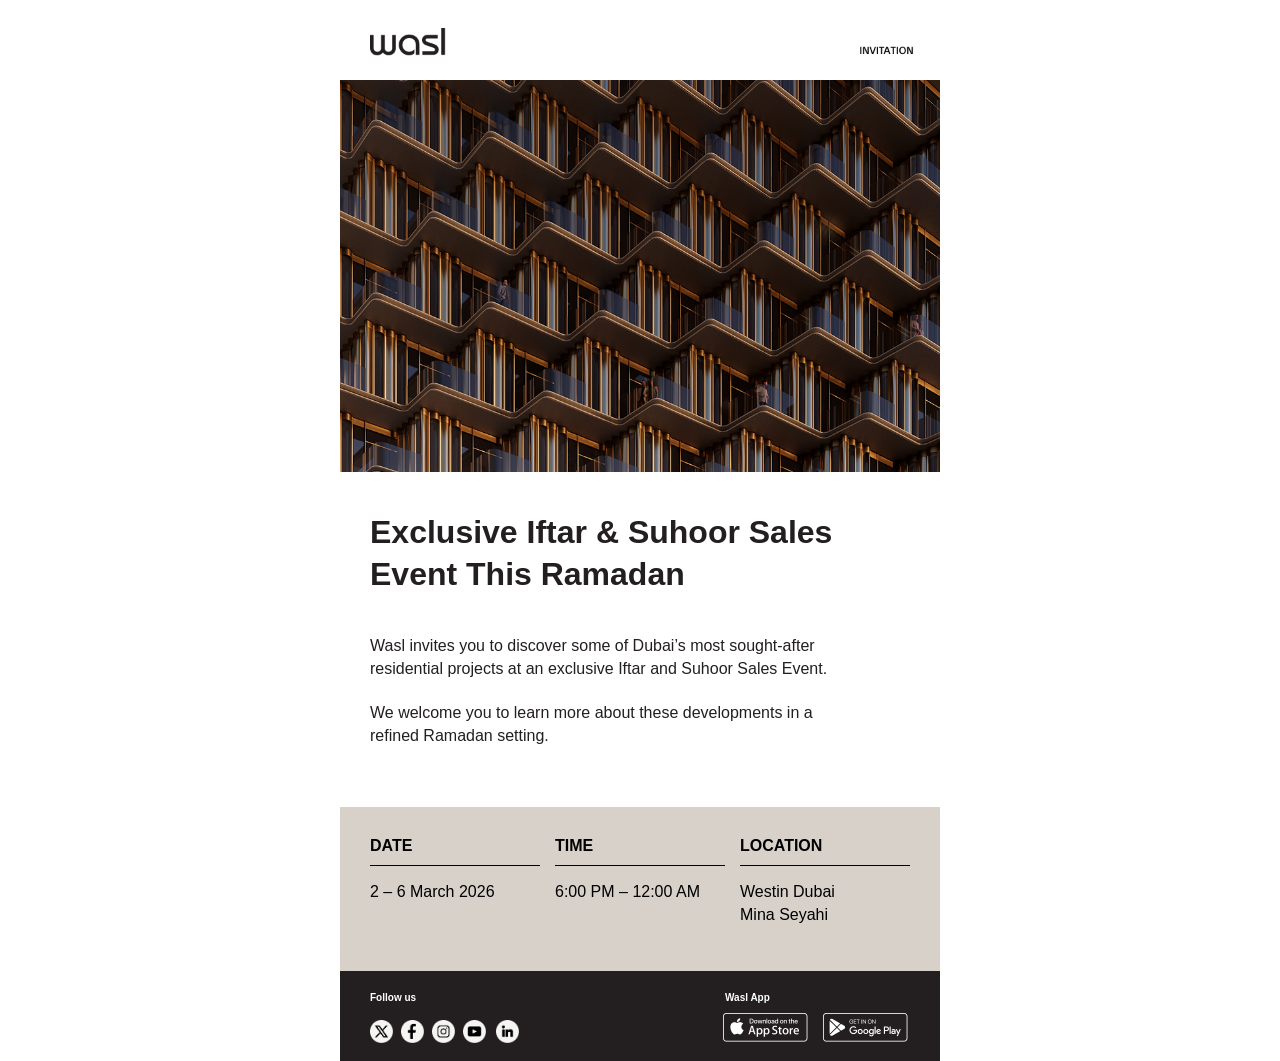
<file: edm's/unsold-inventory-v2/index.html>
<!-- @format -->

<!doctype html>
<html lang="en">
  <head>
    <meta charset="UTF-8" />
    <meta name="viewport" content="width=device-width, initial-scale=1.0" />
    <title>wasl</title>
  </head>
  <body
    text="#000"
    style="
      color: #000;
      margin: 0px;
      padding: 0px;
      -webkit-text-size-adjust: none;
      line-height: normal;
      font-size: 16px;
      font-family: Arial, Helvetica, sans-serif;
    ">
    <table
      width="600"
      bgcolor="#fff"
      border="0"
      cellpadding="0"
      cellspacing="0"
      align="center">
      <tr>
        <td>
          <table
            width="100%"
            bgcolor="#fff"
            border="0"
            cellpadding="0"
            cellspacing="0"
            align="center">
            <tr>
              <td>
                <a href="https://www.wasl.ae/en" target="_blank">
                  <img
                    src="images/header-logo.jpg"
                    alt="wasl"
                    style="display: block"
                    width="300"
                    height="80" />
                </a>
              </td>
              <td>
                <!-- <a href="https://google.com" target="_blank"> -->
                <img
                  src="images/header-link.jpg"
                  alt="invitation"
                  style="display: block"
                  width="300"
                  height="80" />
                <!-- </a> -->
              </td>
            </tr>
          </table>
        </td>
      </tr>
      <tr>
        <td>
          <img
            src="images/banner.jpg"
            alt="Exclusive Iftar & Suhoor Sales Event This Ramadan"
            style="display: block"
            width="600"
            height="392" />
        </td>
      </tr>
      <tr>
        <td
          style="
            padding-top: 40px;
            padding-left: 30px;
            padding-right: 30px;
            padding-bottom: 20px;
          ">
          <table
            width="100%"
            bgcolor="#fff"
            border="0"
            cellpadding="0"
            cellspacing="0"
            align="center">
            <tr>
              <td align="left" style="padding-bottom: 20px">
                <font
                  style="
                    font-size: 32px;
                    font-weight: bold;
                    color: #231f20;
                    line-height: 1.3;
                    font-family: Arial, Helvetica, sans-serif;
                  "
                  >Exclusive Iftar & Suhoor Sales Event This Ramadan</font
                >
              </td>
            </tr>
          </table>
        </td>
      </tr>
      <tr>
        <td
          style="padding-left: 30px; padding-right: 80px; padding-bottom: 60px">
          <font
            style="
              font-weight: 16px;
              color: #231f20;
              font-weight: normal;
              font-family: Arial, Helvetica, sans-serif;
              line-height: 1.4;
            ">
            Wasl invites you to discover some of Dubai’s most sought-after
            residential projects at an exclusive Iftar and Suhoor Sales Event.
            <br /><br />
            We welcome you to learn more about these developments in a refined
            Ramadan setting.
          </font>
        </td>
      </tr>
      <tr>
        <td
          style="
            padding-top: 15px;
            padding-left: 15px;
            padding-right: 15px;
            padding-bottom: 30px;
            background-color: #d7d1ca;
          ">
          <table
            width="100%"
            bgcolor="#D7D1CA"
            border="0"
            cellpadding="0"
            cellspacing="15"
            align="center">
            <tr>
              <td
                style="
                  padding-bottom: 10px;
                  border-bottom: 1px solid #000;
                  width: 33.33%;
                ">
                <font
                  style="
                    font-size: 16px;
                    font-weight: bold;
                    color: #000;
                    font-family: Arial, Helvetica, sans-serif;
                  "
                  >DATE</font
                >
              </td>
              <td
                style="
                  padding-bottom: 10px;
                  border-bottom: 1px solid #000;
                  width: 33.33%;
                ">
                <font
                  style="
                    font-size: 16px;
                    font-weight: bold;
                    color: #000;
                    font-family: Arial, Helvetica, sans-serif;
                  "
                  >TIME</font
                >
              </td>
              <td
                style="
                  padding-bottom: 10px;
                  border-bottom: 1px solid #000;
                  width: 33.33%;
                ">
                <font
                  style="
                    font-size: 16px;
                    font-weight: bold;
                    color: #000;
                    font-family: Arial, Helvetica, sans-serif;
                  "
                  >LOCATION</font
                >
              </td>
            </tr>
            <tr>
              <td valign="top">
                <font
                  style="
                    font-size: 16px;
                    font-weight: normal;
                    line-height: 1.4;
                    color: #000;
                    font-family: Arial, Helvetica, sans-serif;
                  "
                  >2 – 6 March 2026
                </font>
              </td>
              <td valign="top">
                <font
                  style="
                    font-size: 16px;
                    font-weight: normal;
                    line-height: 1.4;
                    color: #000;
                    font-family: Arial, Helvetica, sans-serif;
                  "
                  >6:00 PM – 12:00 AM</font
                >
              </td>
              <td valign="top">
                <font
                  style="
                    font-size: 16px;
                    font-weight: normal;
                    color: #000;
                    line-height: 1.4;
                    font-family: Arial, Helvetica, sans-serif;
                  "
                  >Westin Dubai <br />Mina Seyahi</font
                >
              </td>
            </tr>
          </table>
        </td>
      </tr>

      <tr>
        <td
          style="
            padding-top: 16px;
            padding-bottom: 16px;
            padding-left: 30px;
            padding-right: 30px;
            background-color: #231f20;
          ">
          <table
            width="100%"
            bgcolor="#231F20"
            border="0"
            cellpadding="0"
            cellspacing="0"
            align="center">
            <tr>
              <td align="left" valign="top">
                <table
                  width="50%"
                  bgcolor="#231F20"
                  border="0"
                  cellpadding="0"
                  cellspacing="0"
                  align="left">
                  <tr>
                    <td style="padding-bottom: 15px">
                      <font
                        style="
                          font-size: 10px;
                          font-weight: bold;
                          color: #fff;
                          font-family: Arial, Helvetica, sans-serif;
                        "
                        >Follow us</font
                      >
                    </td>
                  </tr>
                  <tr>
                    <td>
                      <table
                        width="100%"
                        bgcolor="#231F20"
                        border="0"
                        cellpadding="0"
                        cellspacing="0"
                        align="left">
                        <tr>
                          <td>
                            <a href="https://twitter.com/waslgroup"
                              ><img
                                src="images/x.png"
                                alt="x-logo"
                                style="display: block"
                                width="23"
                                height="23"
                            /></a>
                          </td>
                          <td style="padding-left: 8px">
                            <a href="https://facebook.com/waslgroup"
                              ><img
                                src="images/facebook.png"
                                alt="facebook-logo"
                                style="display: block"
                                width="23"
                                height="23"
                            /></a>
                          </td>
                          <td style="padding-left: 8px">
                            <a href="https://instagram.com/waslgroup"
                              ><img
                                src="images/instagram.png"
                                alt="instagram"
                                style="display: block"
                                width="23"
                                height="23"
                            /></a>
                          </td>
                          <td style="padding-left: 8px">
                            <a
                              href="https://www.youtube.com/channel/UCXiGBPxVBkpufsqJaPLOzig"
                              ><img
                                src="images/youtube.png"
                                alt="youtube-logo"
                                style="display: block"
                                width="23"
                                height="23"
                            /></a>
                          </td>
                          <td style="padding-left: 10px">
                            <a
                              href="https://www.linkedin.com/company/1019457?trk=tyah&trkInfo=clickedVertical:company,idx:2-2-5,tarId:1431337202983,tas:was"
                              ><img
                                src="images/linkedin.png"
                                alt="linkedin-logo"
                                style="display: block"
                                width="23"
                                height="23"
                            /></a>
                          </td>
                        </tr>
                      </table>
                    </td>
                  </tr>
                </table>
              </td>
              <td align="right" valign="top">
                <table
                  bgcolor="#231F20"
                  border="0"
                  cellpadding="0"
                  cellspacing="0"
                  align="right">
                  <tr>
                    <td style="padding-bottom: 5px; padding-left: 5px">
                      <font
                        style="
                          font-size: 10px;
                          font-weight: bold;
                          color: #fff;
                          font-family: Arial, Helvetica, sans-serif;
                        "
                        >Wasl App</font
                      >
                    </td>
                  </tr>
                  <tr>
                    <td>
                      <table
                        bgcolor="#231F20"
                        border="0"
                        cellpadding="0"
                        cellspacing="0"
                        align="left">
                        <tr>
                          <td>
                            <a
                              href="https://apps.apple.com/ae/app/wasl-buy-rent-in-dubai/id6468029153"
                              target="_blank">
                              <img
                                src="images/appstore.png"
                                alt="apple store"
                                style="display: block"
                                width="90"
                                height="35" />
                            </a>
                          </td>
                          <td style="padding-left: 10px">
                            <a
                              href="https://play.google.com/store/apps/details?id=com.wasl.superapp&pcampaignid=web_share"
                              target="_blank">
                              <img
                                src="images/googlepay.png"
                                alt="gogle play store"
                                style="display: block"
                                width="90"
                                height="35" />
                            </a>
                          </td>
                        </tr>
                      </table>
                    </td>
                  </tr>
                </table>
              </td>
            </tr>
          </table>
        </td>
      </tr>
    </table>
  </body>
</html>
</file>
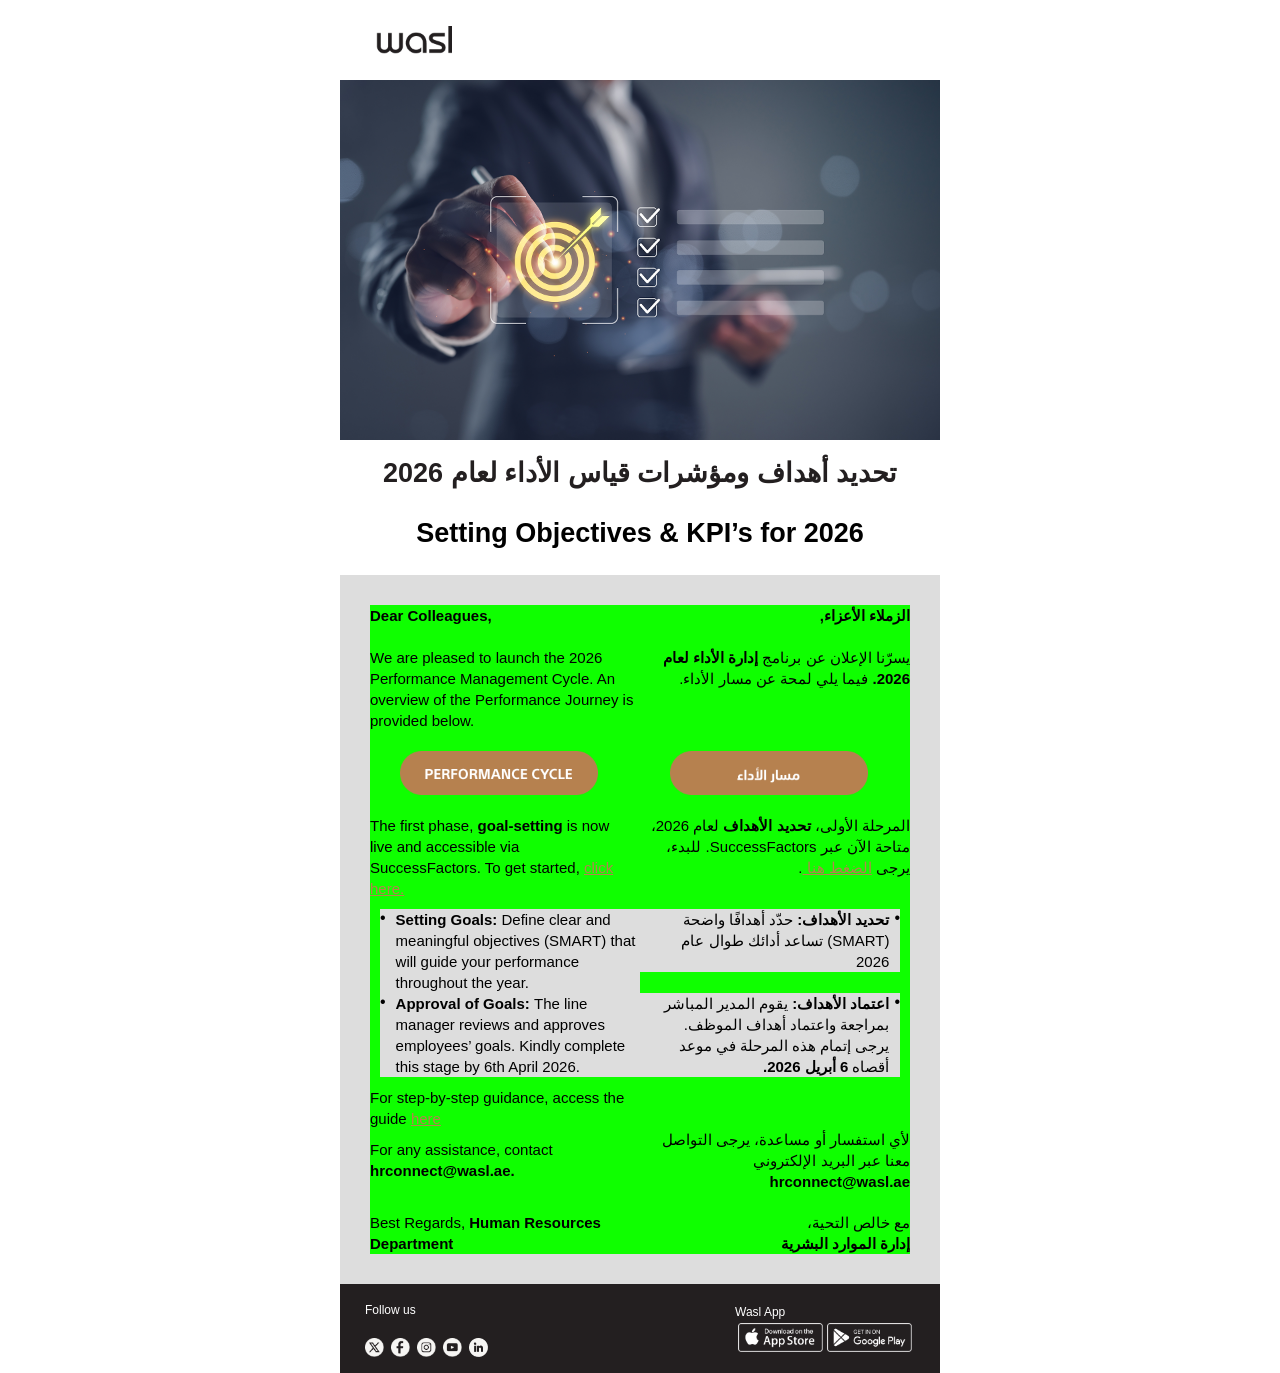
<file: edm's/wasl/index.html>
<!DOCTYPE html>
<html lang="en">

<head>
    <meta charset="UTF-8">
    <meta name="viewport" content="width=device-width, initial-scale=1.0">
    <title>Document</title>
</head>

<body text="#000" style="
      color: #000;
      margin: 0px;
      padding: 0px;
      -webkit-text-size-adjust: none;
      line-height: normal;
      font-size: 16px;
      font-family: Arial, Helvetica, sans-serif;
    ">

    <table width="600" bgcolor="#fff" border="0" cellpadding="0" cellspacing="0" align="center">

        <tr>
            <td>
                <a href="" target="_blank">
                    <img src="./images/header.png" alt="wasl" width="600" height="80" style="display: block;">
                </a>
            </td>
        </tr>

        <tr>
            <td>

                <img src="./images/banner.png" alt="wasl" width="600" height="360" style="display: block;">

            </td>
        </tr>


        <tr>
            <td align="center" style="padding-top: 15px; padding-bottom: 22px;">
                <table width="100%" bgcolor="#fff" border="0" cellpadding="0" cellspacing="0" align="center">
                    <tr>
                        <td align="center">
                            <font style="
                    font-size: 27px;
                    font-weight: bold;
                    font-family:Tahoma, Arial, Helvetica, sans-serif;
                    color: #231F20;
                    line-height: 1.4;
                    display: block;
                    direction: rtl;
                  ">&#x62A;&#x62D;&#x62F;&#x64A;&#x62F; &#x623;&#x647;&#x62F;&#x627;&#x641;
                                &#x648;&#x645;&#x624;&#x634;&#x631;&#x627;&#x62A; &#x642;&#x64A;&#x627;&#x633;
                                &#x627;&#x644;&#x623;&#x62F;&#x627;&#x621; &#x644;&#x639;&#x627;&#x645; 2026</font>
                        </td>
                    </tr>

                    <tr>
                        <td align="center" style="padding-top: 22px;">
                            <font style=" font-size: 27px;
                    font-weight: bold;
                    font-family:Arial, Helvetica, sans-serif;
                    color: #000000;
                    line-height: 1.4;">Setting Objectives & KPI’s for 2026</font>
                        </td>
                    </tr>
                </table>
            </td>
        </tr>


        <tr>
            <td bgcolor="#DDDDDD"
                style="padding-top: 30px; padding-left: 30px; padding-right: 30px; padding-bottom: 30px;">
                <table width="100%" bgcolor="##fff" border="0" cellpadding="0" cellspacing="0" align="center">
                    <tr>
                        <td width="50%" align="left">
                            <font style=" font-size: 15px;
                    font-weight: normal;
                    font-family:Arial, Helvetica, sans-serif;
                    color: #000;
                    line-height: 1.4;">
                                <b> Dear Colleagues,</b> <br><br>

                                We are pleased to launch the 2026 Performance Management Cycle.
                                An overview of the Performance Journey is provided below.
                            </font>
                        </td>


                        <td width="50%" align="right" valign="top">

                            <font style="
                    font-size: 15px;
                    font-weight: normal;
                    font-family:Tahoma, Arial, Helvetica, sans-serif;
                    color: #000;
                    line-height: 1.4;
                    display: block;
                    direction: rtl;
                  "><b>&#x627;&#x644;&#x632;&#x645;&#x644;&#x627;&#x621;
                                    &#x627;&#x644;&#x623;&#x639;&#x632;&#x627;&#x621;,</b>
                                <br><br>
                                &#x64A;&#x633;&#x631;&#x651;&#x646;&#x627;
                                &#x627;&#x644;&#x625;&#x639;&#x644;&#x627;&#x646; &#x639;&#x646;
                                &#x628;&#x631;&#x646;&#x627;&#x645;&#x62C;

                                <b> &#x625;&#x62F;&#x627;&#x631;&#x629; &#x627;&#x644;&#x623;&#x62F;&#x627;&#x621;
                                    &#x644;&#x639;&#x627;&#x645; 2026.</b>

                                &#x641;&#x64A;&#x645;&#x627; &#x64A;&#x644;&#x64A; &#x644;&#x645;&#x62D;&#x629;
                                &#x639;&#x646; &#x645;&#x633;&#x627;&#x631; &#x627;&#x644;&#x623;&#x62F;&#x627;&#x621;.

                            </font>

                        </td>
                    </tr>


                    <tr>
                        <td style="padding-left: 30px; padding-top: 20px; padding-bottom: 20px;"><a href="">
                                <img src="./images/button1.png" alt="" width="198" height="44" style="display: block;">
                            </a></td>

                        <td style="padding-left: 30px; padding-top: 20px; padding-bottom: 20px;">
                            <a href="">
                                <img src="./images/button2.png" alt="" width="198" height="44" style="display: block;">
                            </a>
                        </td>
                    </tr>


                    <tr>
                        <td width="50%" align="left" style="padding-right: 15px;">
                            <font style=" font-size: 15px;
                    font-weight: normal;
                    font-family:Arial, Helvetica, sans-serif;
                    color: #000;
                    line-height: 1.4;">

                                The first phase, <b> goal-setting </b> is now live and accessible via SuccessFactors.
                                To get started, <a href="" style="color: #B6814F;"> click here.</a>
                            </font>
                        </td>

                        <td width="50%" align="right" valign="top" style="padding-bottom: 15px;">
                            <font style="
                    font-size: 15px;
                    font-weight: normal;
                    font-family:Tahoma, Arial, Helvetica, sans-serif;
                    color: #000;
                    line-height: 1.4;
                    display: block;
                    direction: rtl;
                  ">
                                &#x627;&#x644;&#x645;&#x631;&#x62D;&#x644;&#x629;
                                &#x627;&#x644;&#x623;&#x648;&#x644;&#x649;&#x60C;
                                <b>&#x62A;&#x62D;&#x62F;&#x64A;&#x62F;
                                    &#x627;&#x644;&#x623;&#x647;&#x62F;&#x627;&#x641;</b>
                                &#x644;&#x639;&#x627;&#x645; 2026&#x60C; &#x645;&#x62A;&#x627;&#x62D;&#x629;
                                &#x627;&#x644;&#x622;&#x646; &#x639;&#x628;&#x631; SuccessFactors.
                                &#x644;&#x644;&#x628;&#x62F;&#x621;&#x60C; &#x64A;&#x631;&#x62C;&#x649;

                                <a href="" style="color: #B6814F;">
                                    &#x627;&#x644;&#x636;&#x63A;&#x637; &#x647;&#x646;&#x627;
                                </a>.
                            </font>
                        </td>

                    </tr>



                    <tr>
                        <td width="50%" align="left" style="padding-top: 10px; padding-left: 10px;">
                            <table width="100%" bgcolor="#DDDDDD" border="0" cellpadding="0" cellspacing="0"
                                align="center">
                                <td valign="top">•</td>
                                <td style="padding-left: 5px; padding-left: 10px;">
                                    <font style=" font-size: 15px;
                    font-weight: normal;
                    font-family:Arial, Helvetica, sans-serif;
                    color: #000;
                    line-height: 1.4;"><b>Setting Goals:</b> Define clear and meaningful objectives (SMART) that will
                                        guide your performance throughout the year.</font>
                                </td>
                            </table>
                        </td>


                        <td width="50%" align="right" valign="top" style="padding-top: 10px; padding-right: 10px;">
                            <table width="100%" bgcolor="#DDDDDD" border="0" cellpadding="0" cellspacing="0"
                                align="center">

                                <td style="padding-right: 5px; padding-left: 10px;">
                                    <font style="
                    font-size: 15px;
                    font-weight: normal;
                    font-family:Tahoma, Arial, Helvetica, sans-serif;
                    color: #000;
                    line-height: 1.4;
                    display: block;
                    direction: rtl;
                  "><b>&#x62A;&#x62D;&#x62F;&#x64A;&#x62F;
                                            &#x627;&#x644;&#x623;&#x647;&#x62F;&#x627;&#x641;: </b>
                                        &#x62D;&#x62F;&#x651;&#x62F; &#x623;&#x647;&#x62F;&#x627;&#x641;&#x64B;&#x627;
                                        &#x648;&#x627;&#x636;&#x62D;&#x629; (SMART) &#x62A;&#x633;&#x627;&#x639;&#x62F;
                                        &#x623;&#x62F;&#x627;&#x626;&#x643; &#x637;&#x648;&#x627;&#x644;
                                        &#x639;&#x627;&#x645; 2026</font>
                                </td>
                                <td valign="top">•</td>
                            </table>
                        </td>
                    </tr>

                    <tr>
                        <td width="50%" align="left" style="padding-bottom: 10px; padding-left: 10px;">
                            <table width="100%" bgcolor="#DDDDDD" border="0" cellpadding="0" cellspacing="0"
                                align="center">
                                <td valign="top">•</td>
                                <td style="padding-left: 5px; padding-left: 10px;">
                                    <font style=" font-size: 15px;
                    font-weight: normal;
                    font-family:Arial, Helvetica, sans-serif;
                    color: #000;
                    line-height: 1.4;">
                                        <b> Approval of Goals: </b> The line manager reviews and approves employees’
                                        goals. Kindly complete this stage by 6th April 2026.

                                    </font>
                                </td>
                            </table>
                        </td>


                        <td width="50%" align="right" style="padding-bottom: 10px; padding-right: 10px;">
                            <table width="100%" bgcolor="#DDDDDD" border="0" cellpadding="0" cellspacing="0"
                                align="center">

                                <td style="padding-right: 5px; padding-left: 10px;">
                                    <font style="
                    font-size: 15px;
                    font-weight: normal;
                    font-family:Tahoma, Arial, Helvetica, sans-serif;
                    color: #000;
                    line-height: 1.4;
                    display: block;
                    direction: rtl;
                  "><b>&#x627;&#x639;&#x62A;&#x645;&#x627;&#x62F; &#x627;&#x644;&#x623;&#x647;&#x62F;&#x627;&#x641;:
                                        </b>
                                        &#x64A;&#x642;&#x648;&#x645; &#x627;&#x644;&#x645;&#x62F;&#x64A;&#x631;
                                        &#x627;&#x644;&#x645;&#x628;&#x627;&#x634;&#x631;
                                        &#x628;&#x645;&#x631;&#x627;&#x62C;&#x639;&#x629;
                                        &#x648;&#x627;&#x639;&#x62A;&#x645;&#x627;&#x62F;
                                        &#x623;&#x647;&#x62F;&#x627;&#x641; &#x627;&#x644;&#x645;&#x648;&#x638;&#x641;.
                                        &#x64A;&#x631;&#x62C;&#x649; &#x625;&#x62A;&#x645;&#x627;&#x645;
                                        &#x647;&#x630;&#x647; &#x627;&#x644;&#x645;&#x631;&#x62D;&#x644;&#x629;
                                        &#x641;&#x64A; &#x645;&#x648;&#x639;&#x62F;
                                        &#x623;&#x642;&#x635;&#x627;&#x647;<b> 6 &#x623;&#x628;&#x631;&#x64A;&#x644;
                                            2026.</b>

                                    </font>
                                </td>
                                <td valign="top">•</td>
                            </table>
                        </td>
                    </tr>


                    <tr>

                        <td width="50%" align="left">

                            <font style=" font-size: 15px;
                    font-weight: normal;
                    font-family:Arial, Helvetica, sans-serif;
                    color: #000;
                    line-height: 1.4;">For step-by-step guidance, access the guide <a href=""
                                    style="color: #B6814F;">here</a> </font>

                        </td>
                    </tr>


                    <tr>
                        <td width="50%" align="left" >
                            <font style=" font-size: 15px;
                    font-weight: normal;
                    font-family:Arial, Helvetica, sans-serif;
                    color: #000;
                    line-height: 1.4;">For any assistance, contact <a
                                    style="text-decoration: none; font-weight: bold;color: #000000;">
                                    hrconnect@wasl.ae.</a></font>
                        </td>


                        <td>
                            <font style="
                    font-size: 15px;
                    font-weight: normal;
                    font-family:Tahoma, Arial, Helvetica, sans-serif;
                    color: #000;
                    line-height: 1.4;
                    display: block;
                    direction: rtl;
                  ">
                                &#x644;&#x623;&#x64A; &#x627;&#x633;&#x62A;&#x641;&#x633;&#x627;&#x631; &#x623;&#x648;
                                &#x645;&#x633;&#x627;&#x639;&#x62F;&#x629;&#x60C; &#x64A;&#x631;&#x62C;&#x649;
                                &#x627;&#x644;&#x62A;&#x648;&#x627;&#x635;&#x644; &#x645;&#x639;&#x646;&#x627;
                                &#x639;&#x628;&#x631; &#x627;&#x644;&#x628;&#x631;&#x64A;&#x62F;
                                &#x627;&#x644;&#x625;&#x644;&#x643;&#x62A;&#x631;&#x648;&#x646;&#x64A; <a
                                    style="text-decoration: none; font-weight: bold;color: #000000;"
                                    href="">hrconnect@wasl.ae</a>
                            </font>
                        </td>
                    </tr>

                    <tr>
                        <td width="50%" align="left"  style="padding-top: 20px;" >
                            <font style=" font-size: 15px;
                    font-weight: normal;
                    font-family:Arial, Helvetica, sans-serif;
                    color: #000;
                    line-height: 1.4;">Best Regards,  <a
                                    style="text-decoration: none; font-weight: bold;color: #000000;">
                                    Human Resources Department </a></font>
                        </td>


                        <td width="50%" align="right"  style="padding-top: 20px;">
                            <font style="
                    font-size: 15px;
                    font-weight: normal;
                    font-family:Tahoma, Arial, Helvetica, sans-serif;
                    color: #000;
                    line-height: 1.4;
                    display: block;
                    direction: rtl;
                  ">
                              &#x645;&#x639; &#x62E;&#x627;&#x644;&#x635; &#x627;&#x644;&#x62A;&#x62D;&#x64A;&#x629;&#x60C;&#xA0; <br>  <a
                                    style="text-decoration: none; font-weight: bold;color: #000000;"
                                    href="">
                                    &#x625;&#x62F;&#x627;&#x631;&#x629; &#x627;&#x644;&#x645;&#x648;&#x627;&#x631;&#x62F; &#x627;&#x644;&#x628;&#x634;&#x631;&#x64A;&#x629;&#xA0;
                                
                                </a>
                            </font>
                        </td>
                    </tr>
                </table>
            </td>
        </tr>


            <tr>
            <td
                style="padding-top: 16px;padding-bottom: 16px;padding-left: 25px;padding-right: 25px;background-color: #231f20; ">
                <table width="100%" bgcolor="#231F20" border="0" cellpadding="0" cellspacing="0" align="center">
                    <tr>
                        <td align="left" valign="top">

                            <table width="50%" bgcolor="#231F20" border="0" cellpadding="0" cellspacing="0"
                                align="left">

                                <tr>
                                    <td>
                                        <font
                                            style="font-size: 12px;font-weight: normal;font-family: Arial, Helvetica, sans-serif;color: #FFFFFF;line-height: 1.4;">
                                            Follow us</font>
                                    </td>
                                </tr>

                                <tr>
                                    <td style="padding-top: 20px;">
                                        <table bgcolor="#231F20" border="0" cellpadding="0" cellspacing="0"
                                            align="left">
                                            <td>
                                                <a href="">
                                                    <img src="./images/x.png" alt="" width="19" height="19"
                                                        style="display: block;">
                                                </a>
                                            </td>
                                            <td style="padding-left: 7px;">
                                                <a href="">
                                                    <img src="./images/facebook_icon.png" alt="" height="19" width="19"
                                                        style="display: block;">
                                                </a>
                                            </td>
                                            <td style="padding-left: 7px;">
                                                <a href="">
                                                    <img src="./images/instagram_icon.png" alt="" height="19" width="19"
                                                        style="display: block;">
                                                </a>
                                            </td>
                                            <td style="padding-left: 7px;">
                                                <a href="">
                                                    <img src="./images/youtube_icon.png" alt="" height="19" width="19"
                                                        style="display: block;">
                                                </a>
                                            </td>
                                            <td style="padding-left: 7px;">
                                                <a href="">
                                                    <img src="./images/linkdin_icon.png" alt="" height="19" width="19"
                                                        style="display: block;">
                                                </a>
                                            </td>
                                        </table>
                                    </td>
                                </tr>

                            </table>
                        </td>



                        <td align="right">

                            <table width="50%" bgcolor="#231F20" border="0" cellpadding="0" cellspacing="0"
                                align="right">
                                <tr>
                                    <td>
                                        <font
                                            style="font-size: 12px;font-weight: normal;font-family: Arial, Helvetica, sans-serif;color: #FFFFFF;line-height: 1.4;">
                                            Wasl App</font>
                                    </td>
                                </tr>


                                <tr>
                                    <td>
                                        <table>
                                            <tr>
                                                <td><a href=""><img src="./images/app_store.png" alt="" width="85" height="29" style="display: block;"></a>
                                                </td>
                                                <td><a href=""><img src="./images/googel_pay.png" alt="" width="85" height="29" style="display: block;"></a>
                                                </td>
                                            </tr>
                                        </table>
                                    </td>
                                </tr>
                            </table>
                        </td>
                    </tr>
                </table>
            </td>
        </tr>


    </table>

</body>

</html>
</file>
<file: Talentlensmain-main/assets/css/style.css>
@font-face {
  font-family: 'BR Sonoma';
  src: url('BRSonoma-BlackItalic.woff2') format('woff2'),
    url('BRSonoma-BlackItalic.woff') format('woff');
  font-weight: 900;
  font-style: italic;
  font-display: swap;
}

@font-face {
  font-family: 'BR Sonoma';
  src: url('BRSonoma-Bold.woff2') format('woff2'),
    url('BRSonoma-Bold.woff') format('woff');
  font-weight: bold;
  font-style: normal;
  font-display: swap;
}

@font-face {
  font-family: 'BR Sonoma';
  src: url('BRSonoma-Black.woff2') format('woff2'),
    url('BRSonoma-Black.woff') format('woff');
  font-weight: 900;
  font-style: normal;
  font-display: swap;
}

@font-face {
  font-family: 'BR Sonoma';
  src: url('BRSonoma-BoldItalic.woff2') format('woff2'),
    url('BRSonoma-BoldItalic.woff') format('woff');
  font-weight: bold;
  font-style: italic;
  font-display: swap;
}

@font-face {
  font-family: 'BR Sonoma';
  src: url('BRSonoma-ExtraLight.woff2') format('woff2'),
    url('BRSonoma-ExtraLight.woff') format('woff');
  font-weight: 200;
  font-style: normal;
  font-display: swap;
}

@font-face {
  font-family: 'BR Sonoma';
  src: url('BRSonoma-ExtraLightItalic.woff2') format('woff2'),
    url('BRSonoma-ExtraLightItalic.woff') format('woff');
  font-weight: 200;
  font-style: italic;
  font-display: swap;
}

@font-face {
  font-family: 'BR Sonoma';
  src: url('BRSonoma-Light.woff2') format('woff2'),
    url('BRSonoma-Light.woff') format('woff');
  font-weight: 300;
  font-style: normal;
  font-display: swap;
}

@font-face {
  font-family: 'BR Sonoma';
  src: url('BRSonoma-LightItalic.woff2') format('woff2'),
    url('BRSonoma-LightItalic.woff') format('woff');
  font-weight: 300;
  font-style: italic;
  font-display: swap;
}

@font-face {
  font-family: 'BR Sonoma';
  src: url('BRSonoma-Medium.woff2') format('woff2'),
    url('BRSonoma-Medium.woff') format('woff');
  font-weight: 500;
  font-style: normal;
  font-display: swap;
}

@font-face {
  font-family: 'BR Sonoma';
  src: url('BRSonoma-MediumItalic.woff2') format('woff2'),
    url('BRSonoma-MediumItalic.woff') format('woff');
  font-weight: 500;
  font-style: italic;
  font-display: swap;
}

@font-face {
  font-family: 'BR Sonoma';
  src: url('BRSonoma-Regular.woff2') format('woff2'),
    url('BRSonoma-Regular.woff') format('woff');
  font-weight: normal;
  font-style: normal;
  font-display: swap;
}

@font-face {
  font-family: 'BR Sonoma';
  src: url('BRSonoma-RegularItalic.woff2') format('woff2'),
    url('BRSonoma-RegularItalic.woff') format('woff');
  font-weight: normal;
  font-style: italic;
  font-display: swap;
}

@font-face {
  font-family: 'BR Sonoma';
  src: url('BRSonoma-SemiBold.woff2') format('woff2'),
    url('BRSonoma-SemiBold.woff') format('woff');
  font-weight: 600;
  font-style: normal;
  font-display: swap;
}

@font-face {
  font-family: 'BR Sonoma';
  src: url('BRSonoma-SemiBoldItalic.woff2') format('woff2'),
    url('BRSonoma-SemiBoldItalic.woff') format('woff');
  font-weight: 600;
  font-style: italic;
  font-display: swap;
}

@font-face {
  font-family: 'BR Sonoma';
  src: url('BRSonoma-Thin.woff2') format('woff2'),
    url('BRSonoma-Thin.woff') format('woff');
  font-weight: 100;
  font-style: normal;
  font-display: swap;
}

@font-face {
  font-family: 'BR Sonoma';
  src: url('BRSonoma-ThinItalic.woff2') format('woff2'),
    url('BRSonoma-ThinItalic.woff') format('woff');
  font-weight: 100;
  font-style: italic;
  font-display: swap;
}







@font-face {
  font-family: 'BRSonoma';
  src: url('../fonts/BRSonoma-Regular.woff2') format('woff2'),
    url('../fonts/BRSonoma-Regular.woff') format('woff');
  font-weight: 400;
  font-style: normal;
  font-display: swap;
}

@font-face {
  font-family: 'BRSonoma';
  src: url('../fonts/BRSonoma-Medium.woff2') format('woff2'),
    url('../fonts/BRSonoma-Medium.woff') format('woff');
  font-weight: 500;
  font-style: normal;
  font-display: swap;
}

@font-face {
  font-family: 'BRSonoma';
  src: url('../fonts/BRSonoma-SemiBold.woff2') format('woff2'),
    url('../fonts/BRSonoma-SemiBold.woff') format('woff');
  font-weight: 600;
  font-style: normal;
  font-display: swap;
}

@font-face {
  font-family: 'BRSonoma';
  src: url('../fonts/BRSonoma-Bold.woff2') format('woff2'),
    url('../fonts/BRSonoma-Bold.woff') format('woff');
  font-weight: 700;
  font-style: normal;
  font-display: swap;
}

* {
  margin: 0;
  padding: 0;
  box-sizing: border-box;
  font-family: 'BRSonoma';
}

html {
  scroll-behavior: smooth;
  overflow-x: hidden;
}

body {
  font-family: 'BRSonoma';
    background-color: #EBEBEB;
 
}



.borderSection {
  height: 40px;
  background-color: #000;
}

header {
  padding: 8px 0;

  position: sticky;
  top: 0;
  z-index: 999;
}


.containerClass {
  max-width: 1176px;
  margin: auto;
  padding: 0 20px;
}

header nav {
  max-width: 878px;
  width: 100%;

  border-radius: 50px;
  padding: 8px 10px 8px 14px;
  display: grid;
  grid-template-columns: auto 1fr auto;
  align-items: center;
  border: 1px solid #E5E5E5;
  margin: 3px auto;
  background-color: rgba(255, 255, 255, 0.7); 
  backdrop-filter: blur(30px);

}

header nav .logoSection {
  display: flex;
  flex-direction: row;
  align-items: center;

}

header nav .logoSection .icon img {
  height: 41px;
  width: 41px;
  object-fit: contain;

}

header nav .logoSection .talentLogo {
  margin-top: 10px;
}


header nav .logoSection .talentLogo img {
  width: 100px;
  height: 26px;
  object-fit: contain;
  margin-left: 8px;
}






header nav ul {
  list-style: none;
  display: flex;
  gap: 25px;
  margin: 0;
  padding: 0;
}

header ul:first-of-type {
  justify-self: center;
}


header nav ul li a {
  text-decoration: none;
  color: #404040;
  font-size: 14px;

}




header nav ul:last-child {
  display: flex;
  align-items: center;
  gap: 15px;
}


.primaryButton {
  background: #000;
  color: #ffffff;
  padding: 12px 28px;
  border-radius: 20px;
  font-size: 14px;
  text-decoration: none;

}



.heroSection {

  background: #EBEBEB;
  padding: 50px 0;
}


.heroSection .heroContent {
  max-width: 753px;
  margin: auto;
  text-align: center;

}


.heroSection .heroContent h1 {
  font-size: 64px;
  font-weight: 500;
  color: #111;
  line-height: 1.2;
  margin-bottom: 20px;

}


.heroSection .heroContent p {
  font-size: 16px;
  color: #666;
  line-height: 1.6;
  margin-bottom: 30px;
  max-width: 438px;
  width: 100%;
  margin-left: auto;
  margin-right: auto;
}


.animatedButton {
  position: relative;
  display: inline-block;
  padding: 13px 49px;
  border-radius: 30px;
  font-size: 14px;
  z-index: 1;
}

.animatedButton::before {
  content: '';
  position: absolute;
  top: 0;
  left: 0;
  right: 0;
  bottom: 0;
  background: #000;
  border-radius: inherit;
  z-index: -1;
  box-shadow: 0 8px 20px rgba(0, 0, 0, 0.2);
}

.animatedButton span {
  position: absolute;
  top: 40%;
  right: 10px;
  width: 65%;
  height: 80%;
  background: linear-gradient(90deg, #356FE9, #ff512f, #f9c06a);
  z-index: -2;
  filter: blur(14px);
  border-radius: inherit;
  transition: right 0.4s ease-out;
}

.animatedButton:hover span {
  right: 35%;
}

.heroSection .heroImageBox {
 aspect-ratio: 1099/604;
  margin: 60px auto 0;
  border-radius: 24px;
  overflow: hidden;
  background: #f5f5f5;
}


.heroSection .heroImageBox img {
  width: 100%;
  height: 100%;
  object-fit: cover;
  display: block;
}


.processSection {
  background-color: #EBEBEB;
  padding: 50px 0;
}

.processSection .topSection {
  width: 100%;
  max-width: 550px;
  margin: 0 auto 56px;
  display: flex;
  flex-direction: column;
  align-items: center;
  text-align: center;
}

.processSection .topSection a {
  display: inline-block;
  padding: 8px 18px;
  border-radius: 30px;
  background: #FFFFFF;
  border: 1px solid #E5E5E5;
  box-shadow: 0 2px 4px rgba(0, 0, 0, 0.02);
  font-size: 14px;
  font-weight: 600;
  color: #333;
  text-decoration: none;
  margin-bottom: 24px;
}

.primaryHeading {
  font-size: 56px;
  font-weight: 500;
  color: black;
  margin-bottom: 16px;
  line-height: 1.1;

}

.processSection .topSection p {
  font-size: 18px;
  color: #46484D;
  font-weight: 400;
  line-height: 1.5;
}


.processSection .cards {
  display: grid;
  grid-template-columns: repeat(3, 1fr);
  justify-content: center;
  gap: 24px;
  
}


.processSection .cards .card {
  height: 425px;
  background: #FAFAFA;
  border-radius: 20px;
  padding: 30px 24px;
  text-align: left;
  border: 1px solid #F0F0F0;
  position: relative;
  overflow: hidden;
}


.processSection .cards .card p {
  font-size: 18px;
  font-weight: 500;
  color: black;
  position: absolute;
  z-index: 2;
}
.processSection .cards .card img {
  position: absolute;
  bottom: 0;
  left: 50%;
  transform: translateX(-50%);
  width: 100%;
  height: 100%;
  object-fit: cover;
}


.subContainerClass {
  max-width: 1104px !important;
  margin: 0 auto;
}


.featureSection {
  background-color: #EBEBEB;
  padding: 50px 0;
}

.featureSection .featureTextCenter {
  text-align: center;
  margin: 0 auto 60px;
}

.primaryHeading {
  margin-bottom: 20px;
}

.featureSection .featureTextCenter p {
  font-size: 20px;
  color: #404040;
  line-height: 1.6;
  margin-bottom: 30px;
  max-width: 485px;
  width: 100%;
  text-align: center;
   margin: 0 auto 30px;
}

.featureSection .checkMarks {
  display: flex;
  justify-content: center;
  align-items: flex-start;
  gap: 32px;
  flex-wrap: wrap;
}

.featureSection .checkMarks span {
  display: flex;
  gap: 10px;
  font-size: 16px;
  font-weight: 500;
  color: black;
  text-align: left;
  line-height: 1.4;
  max-width: 208px;
  width: 100%;
}

.featureSection .oneLine span{
 max-width: 300px;
 width: 100%;
}

.checkIcon {
  width: 28px;
  height: 28px;
  object-fit: contain;
}

.featureHead{
  max-width: 585px;
  width: 100%;
   margin: 0 auto 30px; 
}


.featureGraphic {
  width: 100%;
  background: #F9F9F9;
  border-radius: 24px;
  position: relative;
  overflow: hidden;
}

.graphicOne {
  height: 400px;
  display: flex;
  justify-content: center;
  align-items: center;
  background-color: transparent;
}

.graphicOne .boxOne {
  width: 60%;
  height: 280px;
  background: #FFFFFF;
  border-radius: 16px;
  box-shadow: 0 4px 12px rgba(0, 0, 0, 0.03);
  position: relative;
  z-index: 1;
}


.graphicTwo {
  height: 452px;
  position: relative;
}

.graphicTwo .boxLeft {
  position: absolute;
  left: 5%;
  bottom: 3%;
  width: 287px;
  height: 207px;
  background: #FFFFFF;
  border-radius: 16px;
  box-shadow: 0 4px 12px rgba(0, 0, 0, 0.03);
  z-index: 1;
}

.graphicTwo .boxRight {
  position: absolute;
  right: 5%;
  top: 3%;
  width: 287px;
  height: 207px;
  background: #FFFFFF;
  border-radius: 16px;
  box-shadow: 0 4px 12px rgba(0, 0, 0, 0.03);
  z-index: 1;
}


.graphicThree {
  height: 391px;
  overflow: visible;
  display: flex;
  justify-content: center;
  align-items: center;
}

.graphicThree .boxThree {
  width: 35%;
  height: 452px;
  background: #FFFFFF;
  border-radius: 16px;
  box-shadow: 0 8px 24px rgba(0, 0, 0, 0.06);
  position: relative;
  z-index: 2;
}
/* .graphicOne .bannerImg,
.graphicOne .bannerOverlay {
  -webkit-mask-image: linear-gradient(to bottom, transparent 0%, black 30%);
  mask-image: linear-gradient(to bottom, transparent 0%, black 30%);
} */

.graphicOne .bannerImg,
.graphicOne .bannerOverlay {
  -webkit-mask-image: linear-gradient(to bottom, transparent 0%, transparent 15%, black 60%);
  mask-image: linear-gradient(to bottom, transparent 0%, transparent 15%, black 60%);
}


.graphicFour {
  height: 400px;
  display: flex;
  justify-content: center;
  align-items: center;
}

.graphicFour .boxFour {
  width: 80%;
  height: 280px;
  background: #FFFFFF;
  border-radius: 16px;
  box-shadow: 0 4px 12px rgba(0, 0, 0, 0.03);
  position: relative;
  z-index: 1;
}

.bannerImg {
  position: absolute;
  top: 0;
  left: 0;
  width: 100%;
  height: 100%;
  object-fit: cover;
  z-index: 0;
  border-radius: 24px;
}
.bannerImg{
  width: 100%;
  height: 100%;
  object-fit: cover;
}

.bannerOverlay {
  position: absolute;
  top: 0;
  left: 0;
  width: 100%;
  height: 100%;
  background: rgba(0, 0, 0, 0.5);
  z-index: 0;
  border-radius: 24px;
  pointer-events: none;
}

.featureImg {
  width: 100%;
  height: 100%;
  object-fit: cover;
  border-radius: inherit;
}


.performanceSection {
  padding: 50px 0;
  background-color: #EBEBEB;
}

.performanceSection .performancetext {
  text-align: center;
  margin-bottom: 60px;
}

.cardSection {
  display: grid;
  grid-template-columns: repeat(3, 1fr);
  gap: 24px;
}

.performanceCard {
  background-color: #FFFFFF;
  border: 1px solid #EAEAEA;
  border-radius: 16px;
  display: flex;
  flex-direction: column;
  justify-content: space-between;
  padding: 32px 28px;
  min-height: 284px;
  gap: 45px;
  
}

.performanceSection .cardSection .performanceCard h3 {
  font-size: 40px;
  color: black;
  font-weight: 500;

}

.performanceSection .performanceCard p {
  font-size: 16px;
  font-weight: 400;
  color: #46484D;
  margin: 20px 0 20px 0;


}



.pricingSection {
  background-color: #EBEBEB;
  padding: 50px 0;
}

.pricingContainer {
  display: flex;
  flex-direction: column;
  align-items: center;
  gap: 60px;
}


.pricingSection .pricingTop {
  
 
  display: flex;
  flex-direction: column;
  align-items: center;
  justify-content: center;
}

.pricingSection .pricingTop .primaryHeading {
  margin-bottom: 24px;
}

.pricingSection .toggleContainer {
  display: flex;
  align-items: center;
  background-color: #F2F2F2;
  border-radius: 40px;
  padding: 4px;
}

.pricingSection .toggleBtn {
  border: none;
  background: transparent;
  padding: 12px 32px;
  border-radius: 36px;
  font-size: 16px;
  font-weight: 500;
  color: #46484D;
  cursor: pointer;
  transition: all 0.3s ease;
  display: flex;
  align-items: center;
  gap: 8px;
}



.pricingTabs {
  border: none;
  justify-content: center;
 
}


.pricingTabs .nav-link {
  border: none;
 
  border-radius: 25px;
  padding: 8px 20px;
  margin: 0 5px;
  color: #000;
}


.pricingTabs .nav-link.active {
  background: #fff;
  box-shadow: 0 2px 10px rgba(0,0,0,0.1);
}


.pricingSection .pricingRight .tab-pane{
 display: none;

 

}


.pricingSection .pricingRight .tab-pane.active {
  display: flex;
  flex-direction: column;
  height: 100%;
}


.pricingSection .pricingRight .tab-pane .bottomContent{
  padding-top: 20px;
  border-top: 2px dashed #CFD2D6;
  margin-top: auto;
  
}

.toggleBtn.active {
  background: #FFFFFF;
  color: #111;
  box-shadow: 0 2px 8px rgba(0, 0, 0, 0.05);
}

.pricingSection .discountBadge {
  background-color: #DEDEDE;
  font-size: 12px;
  padding: 8px 15px;
  border-radius: 22px;
  font-weight: 600;
  color: #111;
}


.pricingSection .pricingBottom {
  width: 928px;
  min-height: 382px;
  background: #EBEBEB;
  border: 1px solid #DCDCDC;
  border-radius: 20px;
  display: flex;
  align-items: stretch;
  box-shadow: 0 4px 24px rgba(0, 0, 0, 0.02);
}

.pricingSection .pricingLeft {
  width: 50%;
  padding: 32px;
  display: flex;
  flex-direction: column;
  justify-content: center;
}

.includedTitle {
  font-size: 14px;
  color: #46484D;
  margin-bottom: 24px;
  font-weight: 500;
}

.featuresList {
  list-style: none;
  display: flex;
  flex-direction: column;
  gap: 16px;
  padding: 0;
}

.featuresList li {
  display: flex;
  align-items: center;
  gap: 14px;
  font-size: 16px;
  color: #46484D;
  font-weight: 500;
}

.tickCircle {
  display: inline-flex;
  justify-content: center;
  align-items: center;
  width: 28px;
  height: 28px;
  background: #EAEAEA;
  border-radius: 50%;
  flex-shrink: 0;
}

.featuresList li img {
  width: 14px;
  height: 14px;
  object-fit: contain;
}

.pricingRight {
  flex: 1;
  background: #FFFFFF;
  border: 1.5px solid #2B6AFF;
  border-radius: 20px;
  padding: 40px;
  margin: 8px;
  display: flex;
  flex-direction: column;
  position: relative;
  z-index: 1;
}

.planTitle {
  font-size: 24px;
  font-weight: 500;
  color: black;
  margin-bottom: 12px;
}

.planDesc {
  font-size: 15px;
  color: #46484D;
  line-height: 1.5;
  margin-bottom: auto;
}



.priceRow {
  display: flex;
  justify-content: space-between;
  align-items: center;
  margin-bottom: 24px;
}

.priceBox {
  display: flex;
  align-items: baseline;
  gap: 4px;
}


.priceAmount {
  font-size: 34px;
  font-weight: 600;
  color: black;
  line-height: 1;
}

.priceInterval {
  font-size: 14px;
  color: #46484D;
  font-weight: 500;
}

.slotsBadge {
  background: #356FE9;
  color: #FFFFFF;
  font-size: 12px;
  padding: 6px 16px;
  border-radius: 20px;
  display: inline-flex;
  align-items: center;
  gap: 6px;
  font-weight: 500;
}

.slotsBadge img {
  width: 14px;
  height: 14px;
  object-fit: contain;
}

.slotsBadge span {
  display: flex;
  align-items: center;
  gap: 6px;
}

.getStartedBtn {
  display: block;
  text-align: center;
  width: 100%;
  font-size: 16px;
  font-weight: 500;
  padding: 16px;
  border-radius: 30px;
  cursor: pointer;
  transition: opacity 0.2s;
}

.getStartedBtn:hover {
  opacity: 0.9;
}


.faqSection {
  background-color: #EBEBEB;
  padding: 50px 0;
}

.faqRow {
  height: 458px;
  display: flex;
  justify-content: space-between;
  align-items: flex-start;
  
}

.faqLeft {
  width: 321px;
}

.faqTitle {
  font-size: 56px;
  font-weight: 500;
  color: black;
  line-height: 1.1;
  letter-spacing: -1px;
  margin-bottom: 24px;
}

.faqSubtitle {
  font-size: 14px;
  color: #666;
  line-height: 1.5;
  margin-bottom: 32px;
  width: 100%;
  max-width: 257px;
}

.contactSupportBtn {
  display: inline-block;
  text-align: center;
  font-size: 14px;
  font-weight: 500;
  padding: 12px 28px;
  border-radius: 30px;
  cursor: pointer;
}

.faqRight {
  width: 665px;
  display: flex;
  flex-direction: column;
  gap: 12px;
}

.faqItem {
  border: 1px solid #d5d5d5;
  border-radius: 12px;
  overflow: hidden;
  transition: all 0.3s ease;
  background: #EBEBEB;
}

.faqItem.active {
  background:#F2F2F2;
  border: 1px solid #EBEBEB;;
  
}

.faqHeader {
  padding: 24px;
  font-size: 18px;
  font-weight: 500;
  color: black;
  cursor: pointer;
  display: flex;
  justify-content: space-between;
  align-items: center;
  font-size: medium;
}

.faqBody {
  display: none;
  padding: 0 24px 24px 24px;
  font-size: 14px;
  color: #46484D;
  line-height: 1.6;
}

.faqItem.active .faqBody {
  display: block;
}

.faqHeader span img {
  width: 18px;
  height: 18px;
  transition: transform 0.3s ease;
}

.faqItem.active .faqHeader span img {
  transform: rotate(180deg);
}

footer {
  background-color: #EBEBEB;
  padding: 0px 0 40px;
  min-height: 425px;
  display: flex;
  flex-direction: column;
  align-items: center;
  justify-content: space-between;
}

footer .footerContainer {
  display: flex;
  flex-direction: column;
  align-items: center;
  height: 100%;
  width: 100%;
}

footer .ctaSection {
  text-align: center;
  display: flex;
  flex-direction: column;
  align-items: center;
  margin-bottom: auto;
}

footer .ctaSection img {
  width: 100px;
  height: 100px;
  margin-bottom: 24px;
  object-fit: contain;
}

footer .ctaSection h2{
  font-size: 56px;
  font-weight: 500;
  color: black;

  margin-bottom: 16px;
  line-height: 1.1;
}

footer .ctaSection p {
  font-size: 18px;
  color: #46484D;
  margin-bottom: 40px;
}


footer .footerBottom {
  text-align: center;
  margin-top: 80px;
}

footer .copyrightRow {
  font-size: 12px;
  color: #46484D;
  margin-bottom: 8px;
}

footer .footerBottom .footerLinks {
  font-size: 12px;
  color: #46484D;
}

footer .footerBottom .footerLinks a {
  color: #46484D;
  text-decoration: none;
  margin: 0 4px;
}

.footerLinks a:hover {
  text-decoration: underline;
}

.navMenu {
  display: contents;
}

.mobileMenuBtn {
  display: none;
  background: none;
  border: none;
  cursor: pointer;
  color: black;
  padding: 4px;
}

@media (max-width: 1024px) {
  .heroImageBox {
    width: 100%;
    height: auto;

  }

  .pricingTop,
  .pricingBottom {
    width: 100%;
  }

  .faqLeft {
    width: 35%;
  }

  .faqRight {
    flex: 1;
    width: auto;
  }

  .faqRow {
    gap: 20px;
  }

  .heroContent h1 {
    font-size: 52px;
  }

  .pricingBottom {
    height: auto;
    min-height: 382px;
  }

  header nav {
    width: 100%;
    padding: 8px 20px;
  }
  .faqSection .faqRow{
    display: flex;
    flex-direction: row;
    align-items: flex-start;
    justify-content: flex-start;
    gap: 32px;
    height: auto;
  }
}


@media (max-width: 1280px) {

  header nav {
    max-width: 100%;
  }

  .pricingSection .pricingBottom {
    width: 100%;
  }

  .containerClass {
    max-width: 1100px;
  }
  .faqRow{
    display: flex;
    flex-direction: column;
  }

}


@media(max-width:869px){

  
   
    header nav {
    display: flex;
    justify-content: space-between;
    padding: 16px;
    border-radius: 20px;
    position: relative;
    background-color: rgba(255, 255, 255, 0.7); 
  backdrop-filter: blur(30px);


    
    
  }


  .mobileMenuBtn {
    display: block;
  }

  .navMenu {
    display: none;
    position: absolute;
    top: 84px;
    left: 0;
    right: 0;
   background-color: rgba(255, 255, 255, 0.9); 
  backdrop-filter: blur(30px);
    border-radius: 20px;
    box-shadow: 0 4px 20px rgba(0, 0, 0, 0.15);
    flex-direction: column;
    padding: 24px;
    gap: 24px;
    z-index: 50;
  }

  .navMenu.open {
    display: flex;
  }

  .navMenu ul {
    flex-direction: column;
    align-items: center;
    gap: 16px;
    width: 100%;
  }

  header nav ul:first-of-type {
    display: flex;
  }

  header nav ul:last-child li {
    width: 100%;
    text-align: center;
  }

  header nav ul:last-child li:last-child a {
    display: block;
    width: auto;
    margin: 0 auto;
  }

}


@media(max-width:849px){
  .pricingContainer{
    display: flex;
    flex-direction: column;
  }
}


@media (max-width: 768px) {
 

  .heroContent h1 {
    font-size: 40px;
    margin-top: 40px;
  }

  .heroContent p {
    width: 100%;
    padding: 0 16px;
  }

  .heroImageBox {
    margin-top: 40px;
  }


  .primaryHeading,
  .topSection h2,
  .faqTitle,
  .ctaTitle {
    font-size: 36px;
    line-height: 1.2;
  }

  .cards,
  .cardSection {
    grid-template-columns: repeat(2, 1fr);
  }

  .processSection .cards {
    grid-template-columns: repeat(2, 1fr);
  }

  .pricingSection .pricingBottom {
   
    width: 100%;
  }

  .card,
  .performanceCard {
    height: auto;
    min-height: 200px;
  }

  .graphicOne .boxOne {
    width: 90%;
  }


  .graphicTwo {
    display: flex;
    flex-direction: column;
    align-items: center;
    justify-content: center;
    gap: 20px;
  }

  .pricingContainer {
    gap: 40px;
  }



  .pricingLeft,
  .pricingRight {
    width: 100%;
    padding: 30px;
  }




  .priceAmount {
    font-size: 36px;
  }

  .ctaGlow {
    width: 150%;
    height: 150%;
  }
  .featureSection{
       padding: 60px 0;
  }
  .performanceSection{
    padding: 55px 0;
  }
  .pricingSection{
    padding: 37px 0;
  }
  .faqSection{
    padding: 47px 0;
  }
  footer{
    padding: 40px 0;
  }
  


}


@media (max-width: 580px) {

  .heroContent h1,
  .primaryHeading,
  .topSection h2,
  .faqTitle,
  .ctaTitle {
    font-size: 32px;
  }
  .heroSection{
    padding: 40px 0;
  }

  .heroContent p {
    font-size: 14px;
    margin-bottom: 20px;
  }

  .heroSection .heroContent h1 {
    font-size: 51px;
  }

  header nav ul:last-child {
    gap: 12px;
  }

  header nav ul li a {
    font-size: 14px;
  }

  header nav ul:last-child li:last-child a {
    padding: 8px 20px;
  }

  .heroImageBox {
    aspect-ratio: 1;
    border-radius: 16px;
  }


  .pricingSection .pricingBottom {
    flex-direction: column;
    height: auto;
    width: 100%;
  }

  .pricingSection .pricingRight .tab-pane .bottomContent{
    margin-top: 20px;
  }
.pricingRight{
  margin: 0;
  order: 1;
}

.pricingLeft{
  order: 2;
}


  .pricingLeft,
  .pricingRight {
    padding: 24px 20px;
  }

  .pricingTop {
    padding: 0 16px;
    text-align: center;
  }



  .faqHeader {
    font-size: 14px;
    padding: 16px;
  }

  .faqBody {
    padding: 0 16px 16px 16px;
  }

  .featureSection{
    padding: 40px 0;
  }

  .featureSection  .checkMarks {
    flex-direction: column;
    align-items: center;
    display: flex;
    gap: 0;
  
  }
  .featureSection .featureTextCenter{
    margin: 0 ;
  }

  .checkMarks span {
    width: 100%;
    justify-content: flex-start;
  }

  .featuresList li {
    align-items: flex-start;
  }



  .cards,
  .cardSection {
    grid-template-columns: 1fr;
  }

  .processSection .cards {
    grid-template-columns: 1fr;
  }

  .faqRow {
    flex-direction: column;
    height: auto;
    gap: 32px;
  }

  .faqLeft,
  .faqRight {
    width: 100%;
  }

  .pricingSection .pricingLeft {
    width: 100%;
  }

  .faqSection , .processSection,  
  .pricingSection ,  
  .performanceSection {
    padding: 40px 0;
  }


 .graphicThree .boxThree {
    width: 100%;
    height: 393px;
  }
  .featureSection .featureTextCenter p{
    font-size: 16px;
  }
.featureSection .checkMarks span{
font-size: 12px;
display: flex;
align-items: center;
margin: 10px 0 10px 0;
}
.priceAmount{
  font-size: 30px;
}
footer .ctaSection h2{
  font-size: 38px;
}
.graphicTwo .boxLeft{
  width: 261px;
}
.graphicTwo .boxRight{
  width: 261px;
}

    
    

}


@media (max-width: 425px) {

  .heroContent h1,
  .primaryHeading,
  .topSection h2,
  .faqTitle,
  .ctaTitle {
    font-size: 32px;
  }
  .heroSection{
    padding: 40px 0;
  }

  .heroContent p {
    font-size: 14px;
    margin-bottom: 20px;
  }

  .heroSection .heroContent h1 {
    font-size: 51px;
  }

  header nav ul:last-child {
    gap: 12px;
  }

  header nav ul li a {
    font-size: 14px;
  }

  header nav ul:last-child li:last-child a {
    padding: 8px 20px;
  }

  .heroImageBox {
    aspect-ratio: 1;
    border-radius: 16px;
  }


  .pricingSection .pricingBottom {
    flex-direction: column;
    height: auto;
    width: 100%;
  }

  .pricingSection .pricingRight .tab-pane .bottomContent{
    margin-top: 20px;
  }
.pricingRight{
  margin: 0;
}


  .pricingLeft,
  .pricingRight {
    padding: 24px 20px;
  }

  .pricingTop {
    padding: 0 16px;
    text-align: center;
  }



  .faqHeader {
    font-size: 14px;
    padding: 16px;
  }

  .faqBody {
    padding: 0 16px 16px 16px;
  }

  .featureSection{
    padding: 40px 0;
  }

  .featureSection  .checkMarks {
    flex-direction: column;
    align-items: center;
    display: flex;
    gap: 0;
  
  }
  .featureSection .featureTextCenter{
    margin: 0 ;
  }

  .checkMarks span {
    width: 100%;
    justify-content: flex-start;
  }

  .featuresList li {
    align-items: flex-start;
  }



  .cards,
  .cardSection {
    grid-template-columns: 1fr;
  }

  .processSection .cards {
    grid-template-columns: 1fr;
  }

  .faqRow {
    flex-direction: column;
    height: auto;
    gap: 32px;
  }

  .faqLeft,
  .faqRight {
    width: 100%;
  }

  .pricingSection .pricingLeft {
    width: 100%;
  }

  .faqSection , .processSection,  
  .pricingSection ,  
  .performanceSection {
    padding: 40px 0;
  }


 .graphicThree .boxThree {
    width: 100%;
  }
  .featureSection .featureTextCenter p{
    font-size: 16px;
  }
.featureSection .checkMarks span{
font-size: 12px;
display: flex;
align-items: center;
margin: 3px 0 ;
max-width: 100%;
}
.priceAmount{
  font-size: 30px;
}
footer .ctaSection h2{
  font-size: 38px;
}
    
    

}





@media (max-width: 320px) {
  .containerClass {
    padding: 0 15px;
  }

  .heroContent h1,
  .heroSection .heroContent h1 {
    font-size: 36px !important;
  }

  .heroContent p {
    font-size: 13px !important;
  }

  .primaryHeading,
  .topSection h2,
  .faqTitle,
  .ctaTitle {
    font-size: 28px ;
  }

  .priceAmount {
    font-size: 32px ;
  }

  .pricingLeft,
  .pricingRight {
    padding: 20px 15px ;
  }

  .featuresList li {
    font-size: 14px ;
  }

  .getStartedBtn,
  .ctaBtn {
    padding: 12px 24px;
    font-size: 14px ;
  }

  .faqHeader {
    padding: 12px ;
  }

  .faqBody {
    padding: 0 12px 12px 12px;
  }
  .pricingTabs .nav-link{
    padding: 8px 9px;
  }
}
</file>
